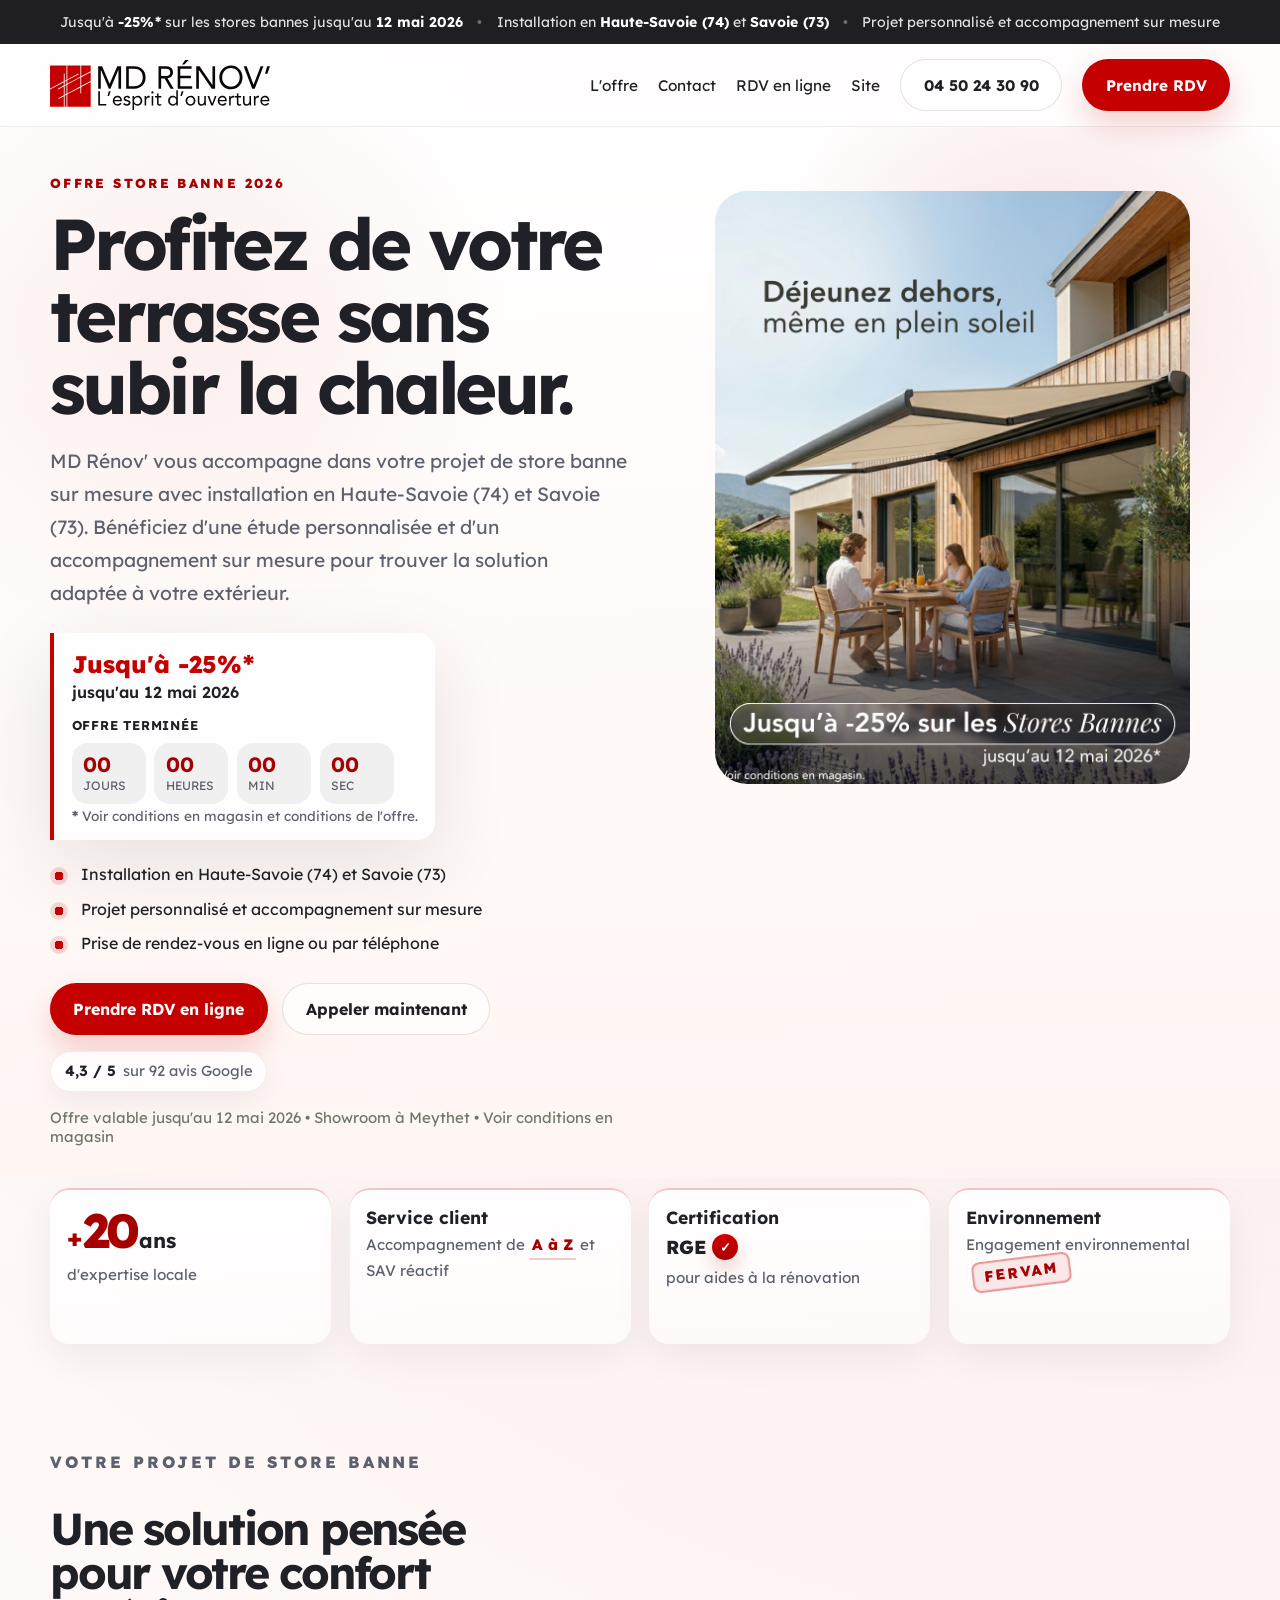
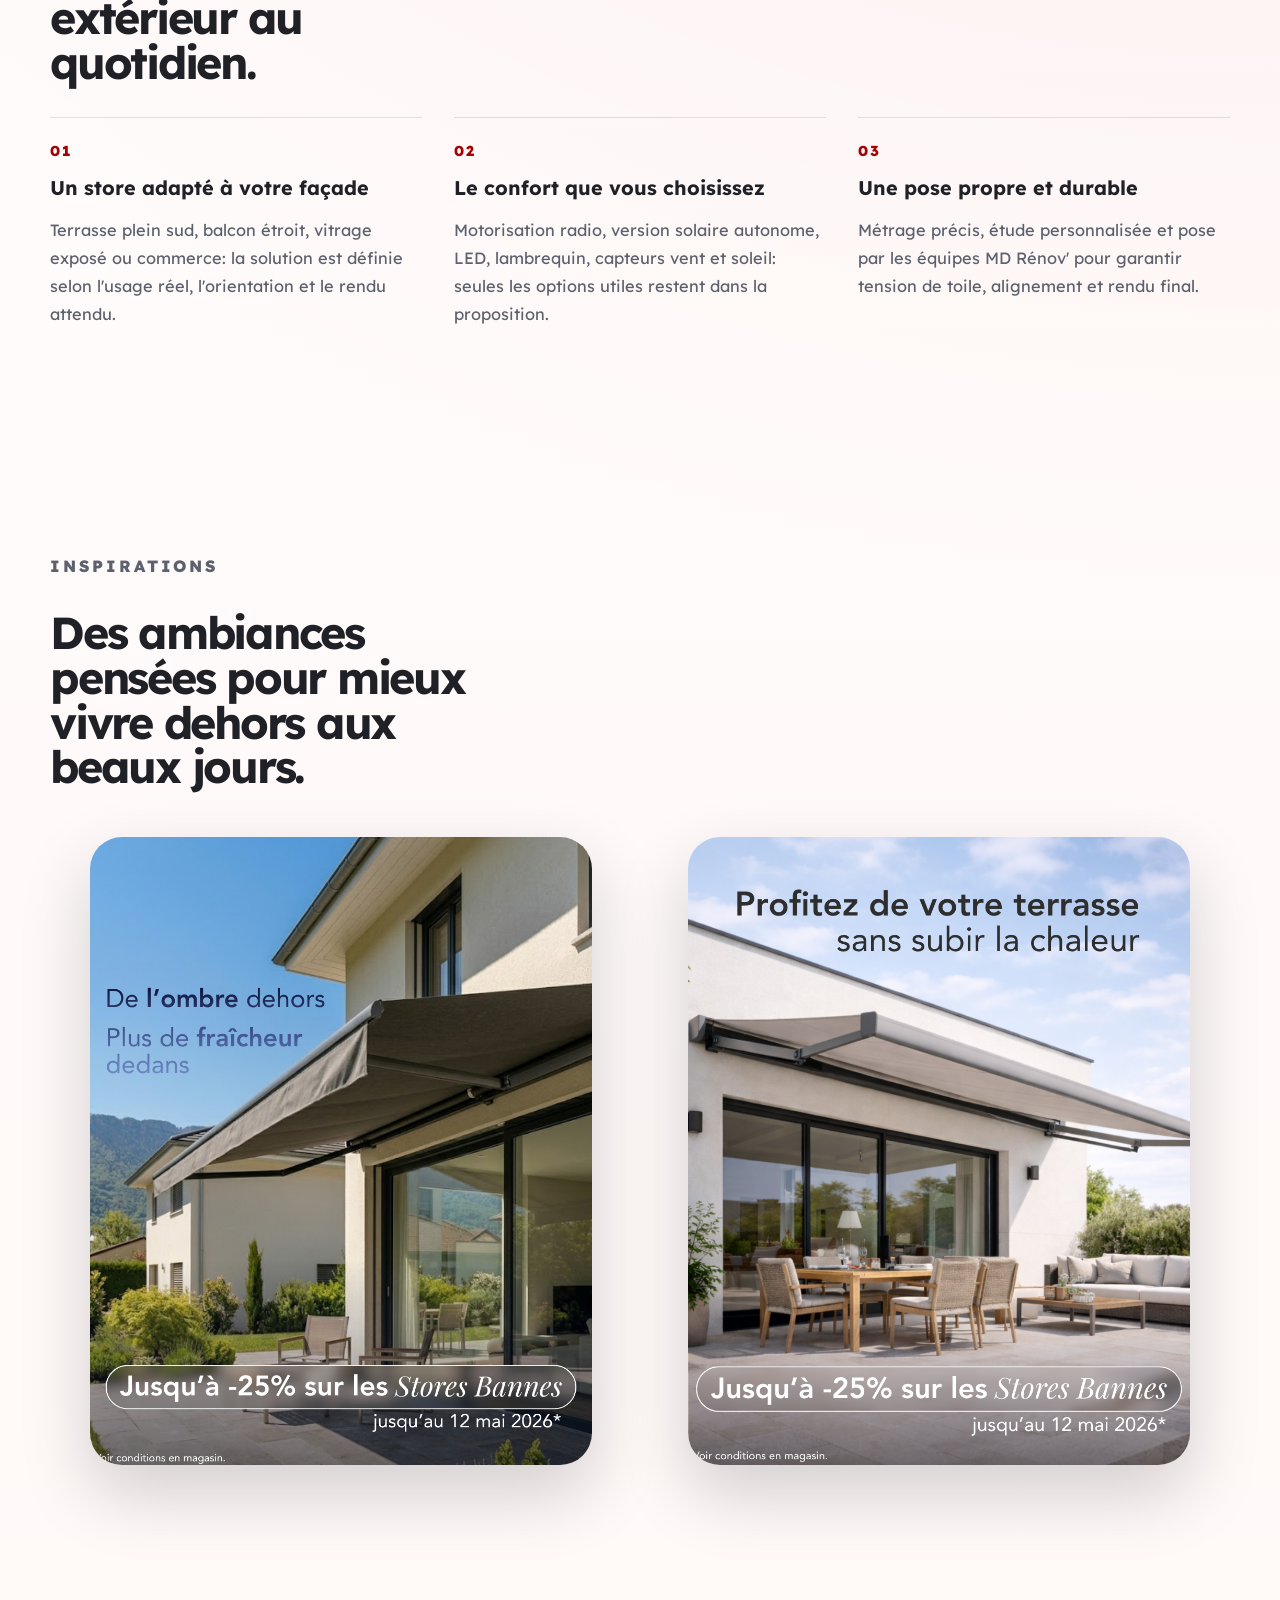
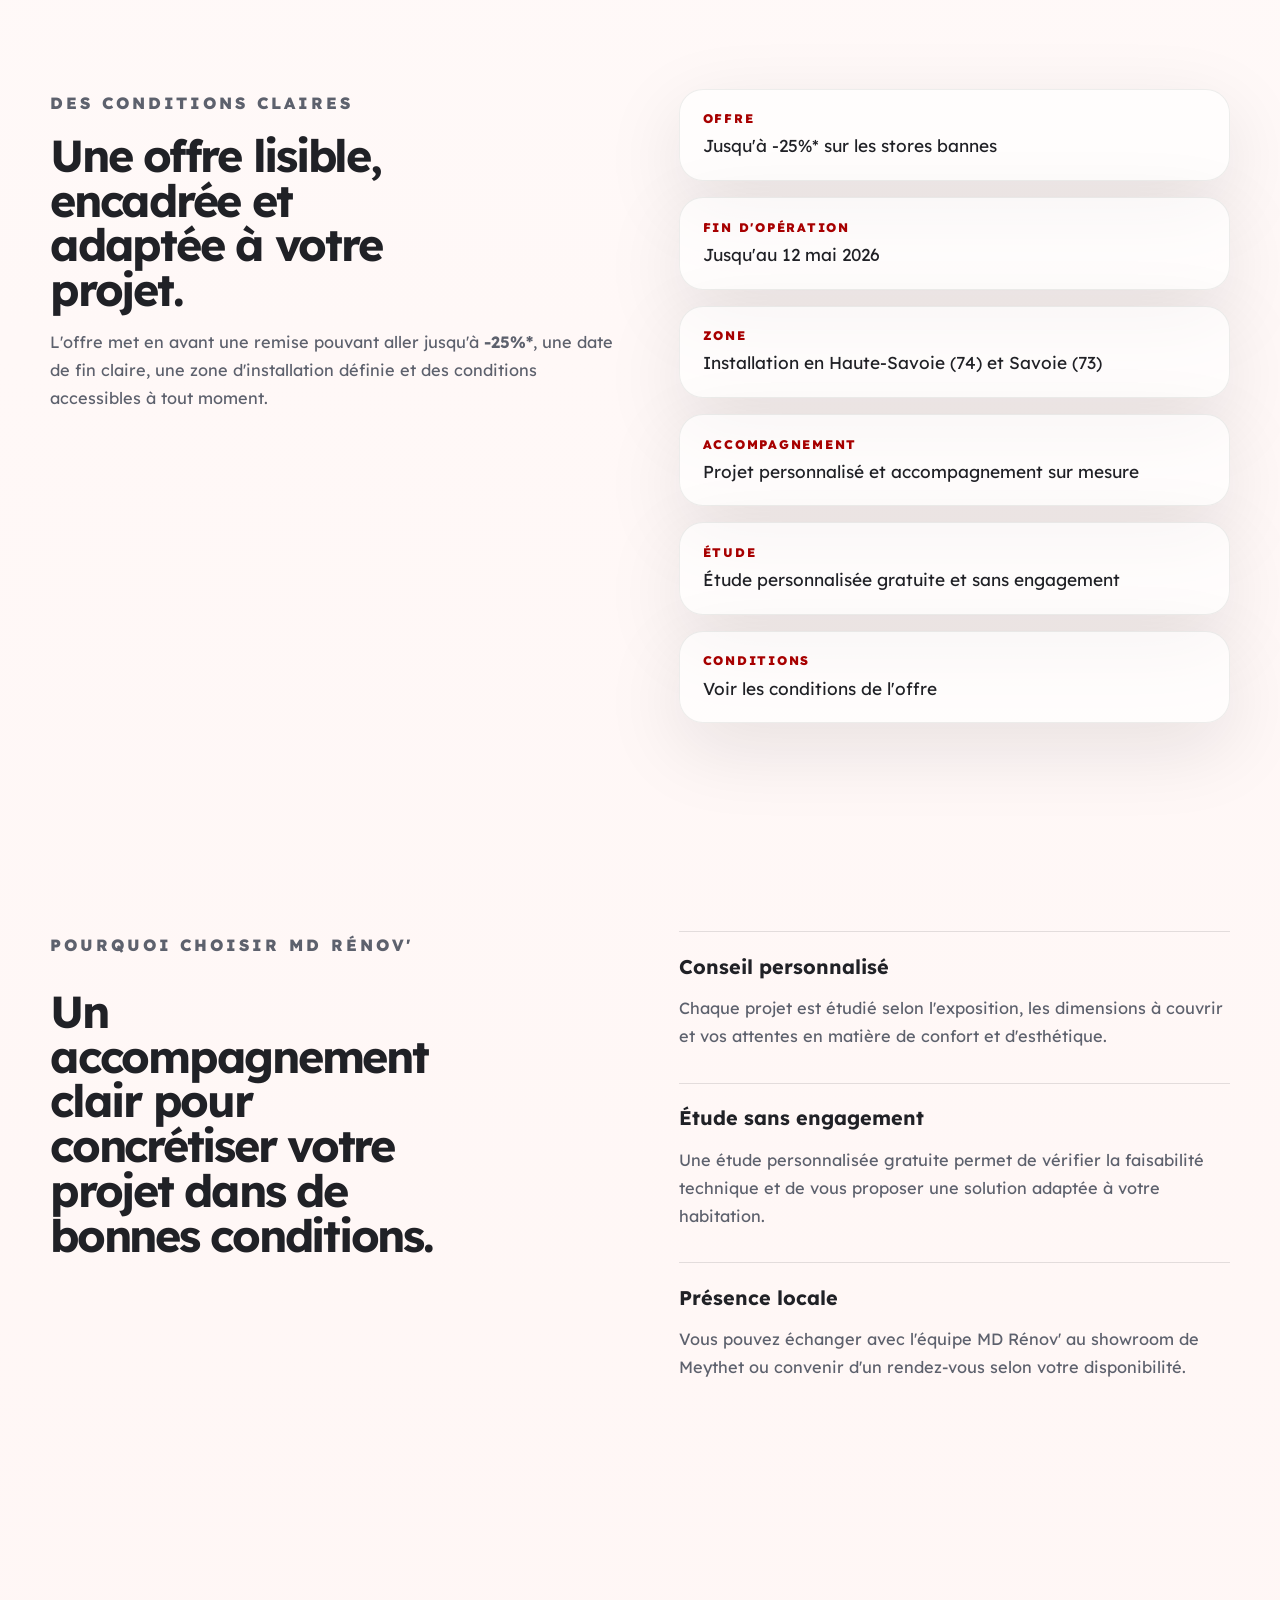
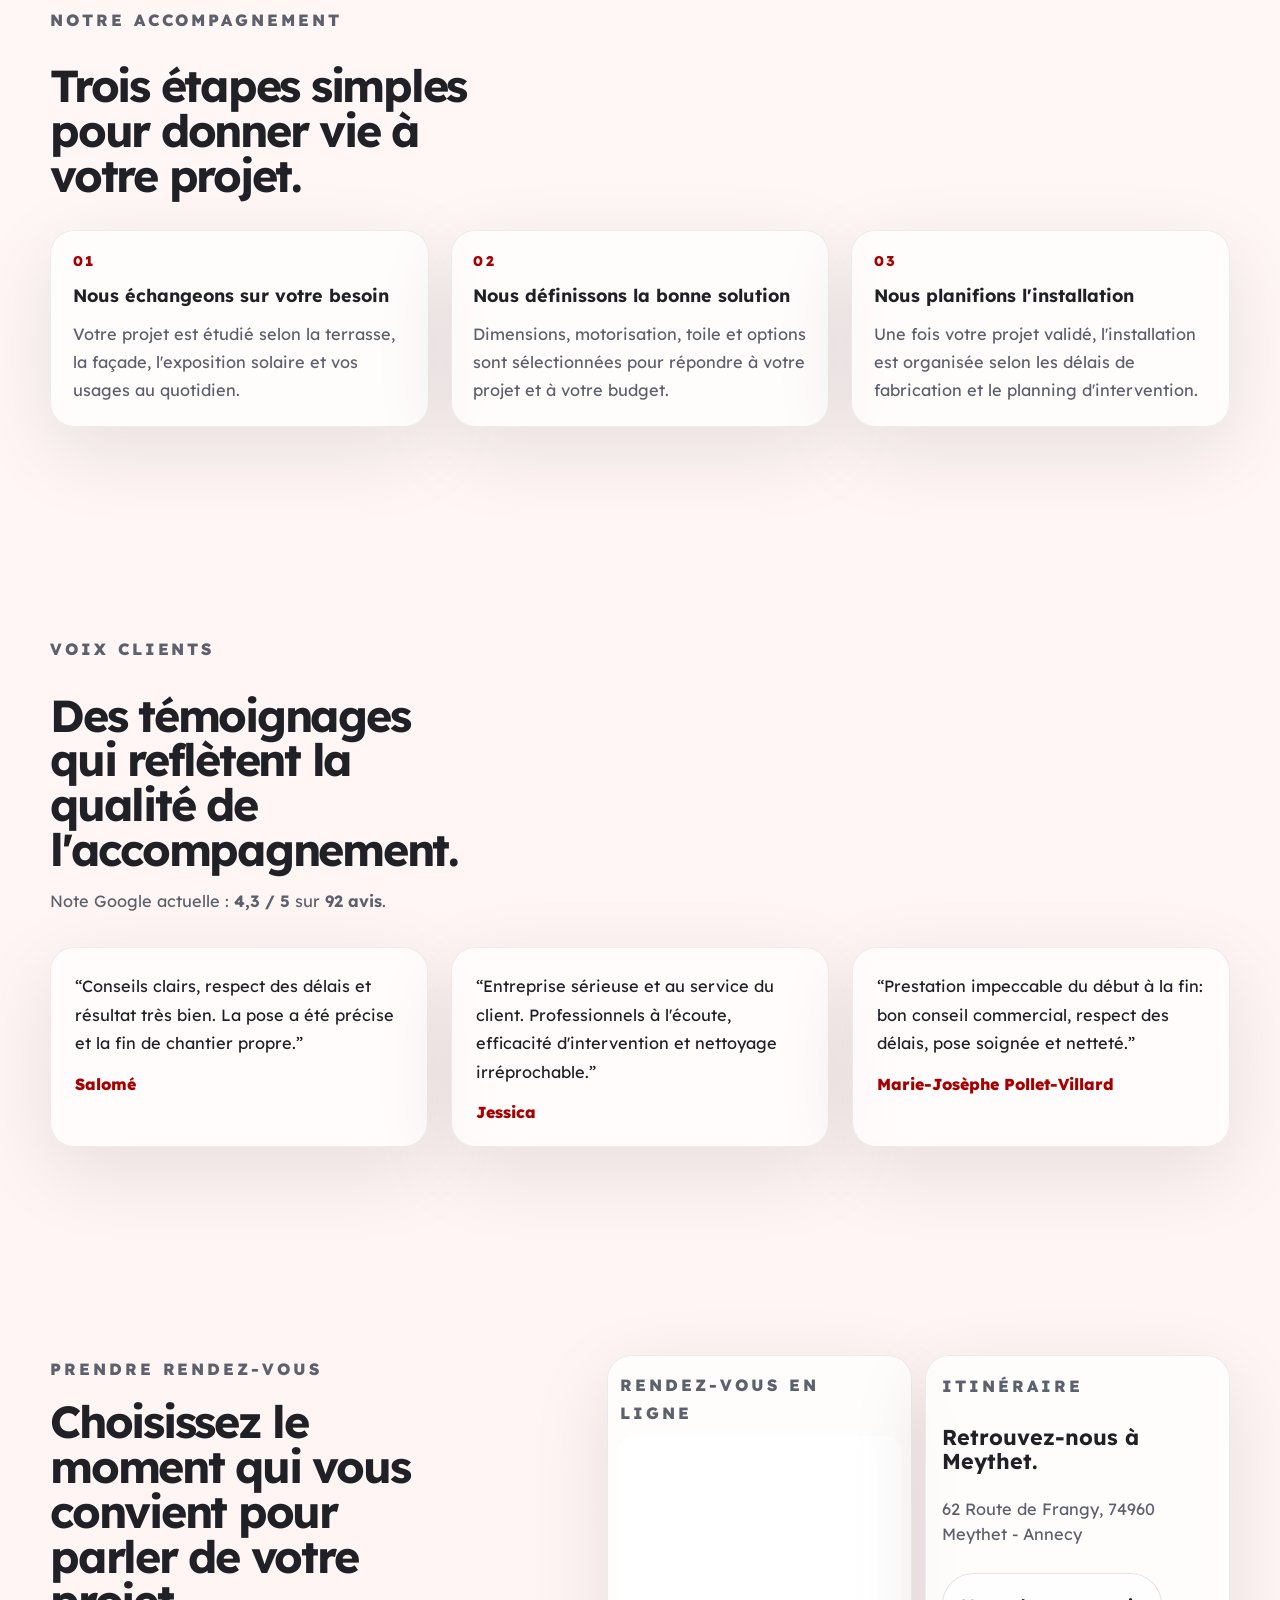
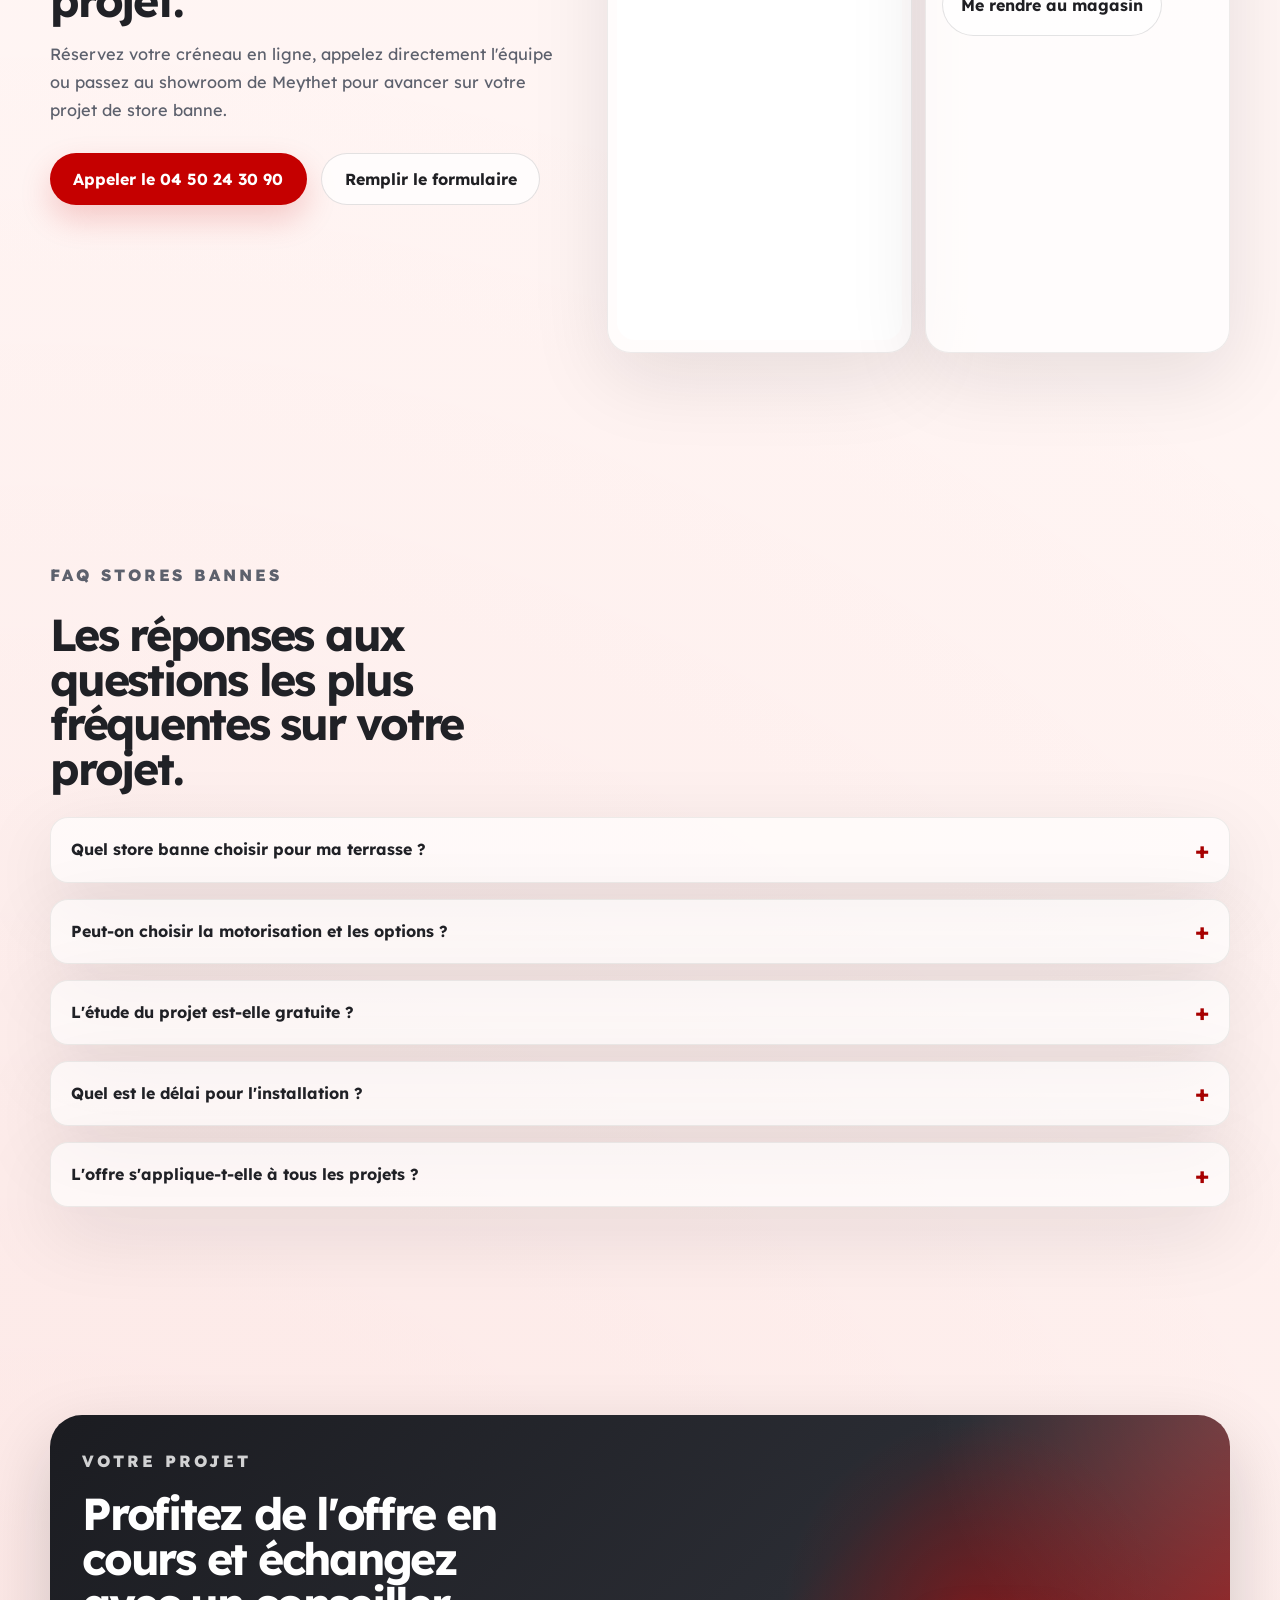
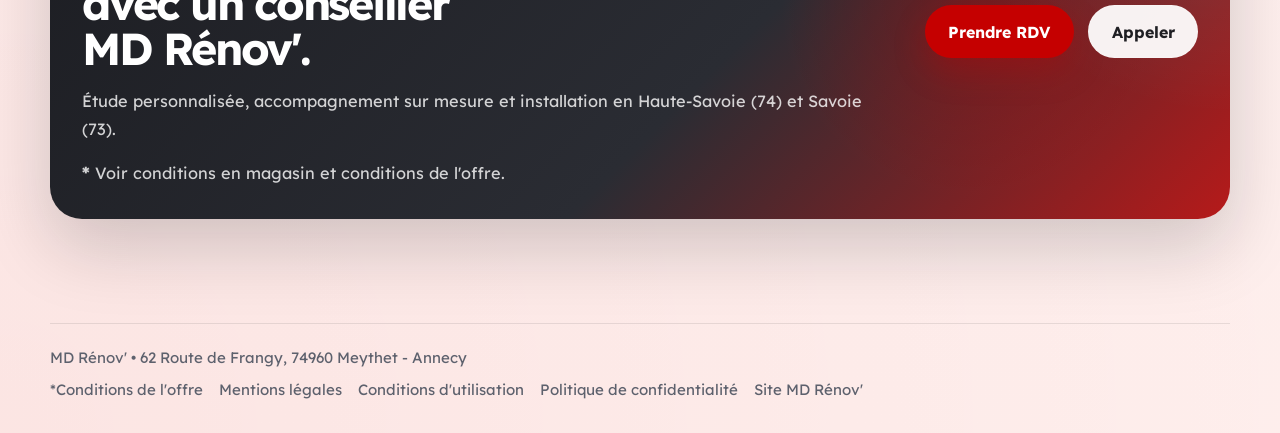
<file: index.html>
<!DOCTYPE html>
<html lang="fr">
  <head>
    <meta charset="utf-8" />
    <meta name="viewport" content="width=device-width, initial-scale=1" />
    <title>Stores bannes à Annecy et en Savoie | Jusqu'à -25%* | MD Rénov'</title>
    <meta
      name="description"
      content="Jusqu'à -25%* sur les stores bannes jusqu'au 12 mai 2026. Installation en Haute-Savoie (74) et Savoie (73), projet personnalisé et accompagnement sur mesure avec MD Rénov'."
    />
    <meta
      name="keywords"
      content="store banne Annecy, store banne Haute-Savoie, store banne Savoie, store terrasse Annecy, MD Renov Annecy, store exterieur sur mesure"
    />
    <meta name="author" content="MD Renov'" />
    <meta name="theme-color" content="#c50000" />
    <meta name="robots" content="index,follow,max-image-preview:large" />
    <link rel="canonical" href="https://store-banne-annecy.mdrenov-menuiserie.com/" />
    <meta property="og:locale" content="fr_FR" />
    <meta property="og:type" content="website" />
    <meta
      property="og:title"
      content="Stores bannes a Annecy et en Savoie | Jusqu'a -25%* | MD Renov'"
    />
    <meta
      property="og:description"
      content="Jusqu'a -25%* sur les stores bannes jusqu'au 12 mai 2026. Installation en Haute-Savoie (74) et Savoie (73), etude personnalisee et accompagnement sur mesure."
    />
    <meta property="og:url" content="https://store-banne-annecy.mdrenov-menuiserie.com/" />
    <meta property="og:image" content="https://store-banne-annecy.mdrenov-menuiserie.com/5.png" />
    <meta name="twitter:card" content="summary_large_image" />
    <meta
      name="twitter:title"
      content="Stores bannes a Annecy et en Savoie | Jusqu'a -25%* | MD Renov'"
    />
    <meta
      name="twitter:description"
      content="Jusqu'a -25%* sur les stores bannes jusqu'au 12 mai 2026. Installation en Haute-Savoie (74) et Savoie (73), etude personnalisee et accompagnement sur mesure."
    />
    <meta name="twitter:image" content="https://store-banne-annecy.mdrenov-menuiserie.com/5.png" />
    <link rel="icon" type="image/svg+xml" href="./logo-mdr-site.svg" />
    <link rel="shortcut icon" href="./logo-mdr-site.svg" />
    <link rel="preconnect" href="https://fonts.googleapis.com" />
    <link rel="preconnect" href="https://fonts.gstatic.com" crossorigin />
    <link
      href="https://fonts.googleapis.com/css2?family=Lexend:wght@300;400;500;600;700;800&display=swap"
      rel="stylesheet"
    />
    <link rel="stylesheet" href="styles.css" />
    <script type="application/ld+json">
      {
        "@context": "https://schema.org",
        "@graph": [
          {
            "@type": "HomeAndConstructionBusiness",
            "@id": "https://store-banne-annecy.mdrenov-menuiserie.com/#business",
            "name": "MD Rénov' Annecy",
            "url": "https://store-banne-annecy.mdrenov-menuiserie.com/",
            "telephone": "+33450243090",
            "aggregateRating": {
              "@type": "AggregateRating",
              "ratingValue": "4.3",
              "reviewCount": "92",
              "bestRating": "5"
            },
            "sameAs": [
              "https://www.mdrenov-menuiserie.com",
              "https://www.mdrenov-menuiserie.com/produits/stores-bannes",
              "https://www.mdrenov-menuiserie.com/contact"
            ],
            "address": {
              "@type": "PostalAddress",
              "streetAddress": "62 Route de Frangy",
              "postalCode": "74960",
              "addressLocality": "Meythet - Annecy",
              "addressCountry": "FR"
            },
            "areaServed": ["Haute-Savoie (74)", "Savoie (73)"]
          },
          {
            "@type": "WebPage",
            "@id": "https://store-banne-annecy.mdrenov-menuiserie.com/#webpage",
            "url": "https://store-banne-annecy.mdrenov-menuiserie.com/",
            "name": "Stores bannes à Annecy et en Savoie | Jusqu'à -25%* | MD Rénov'",
            "isPartOf": {
              "@id": "https://store-banne-annecy.mdrenov-menuiserie.com/#business"
            },
            "inLanguage": "fr-FR"
          },
          {
            "@type": "Service",
            "serviceType": "Fourniture et pose de stores bannes sur mesure",
            "provider": {
              "@id": "https://store-banne-annecy.mdrenov-menuiserie.com/#business"
            },
            "areaServed": ["Haute-Savoie (74)", "Savoie (73)"],
            "offers": {
              "@type": "Offer",
              "availabilityEnds": "2026-05-12",
              "description": "Jusqu'à -25% sur les stores bannes jusqu'au 12 mai 2026. Voir conditions en magasin."
            }
          }
        ]
      }
    </script>
  </head>
  <body>
    <a class="skip-link" href="#contenu">Aller au contenu</a>

    <div class="offer-bar">
        <div class="container offer-bar__viewport">
        <div class="offer-bar__row">
          <span class="offer-bar__item">Jusqu'à <strong>-25%<a class="offer-asterisk" href="#conditions-offre-footer" aria-label="Voir les conditions de l'offre">*</a></strong> sur les stores bannes jusqu'au <strong>12 mai 2026</strong></span>
          <span class="offer-bar__dot" aria-hidden="true">•</span>
          <span class="offer-bar__item">Installation en <strong>Haute-Savoie (74)</strong> et <strong>Savoie (73)</strong></span>
          <span class="offer-bar__dot" aria-hidden="true">•</span>
          <span class="offer-bar__item">Projet personnalisé et accompagnement sur mesure</span>
        </div>
        <div class="offer-bar__row offer-bar__row--clone" aria-hidden="true">
          <span class="offer-bar__item">Jusqu'à <strong>-25%<a class="offer-asterisk" href="#conditions-offre-footer" tabindex="-1" aria-label="Voir les conditions de l'offre">*</a></strong> sur les stores bannes jusqu'au <strong>12 mai 2026</strong></span>
          <span class="offer-bar__dot" aria-hidden="true">•</span>
          <span class="offer-bar__item">Installation en <strong>Haute-Savoie (74)</strong> et <strong>Savoie (73)</strong></span>
          <span class="offer-bar__dot" aria-hidden="true">•</span>
          <span class="offer-bar__item">Projet personnalisé et accompagnement sur mesure</span>
        </div>
      </div>
    </div>

    <header class="site-header" id="top">
      <div class="container header-row">
        <a class="brand" href="#top" aria-label="Retour en haut">
          <img src="./logo-mdr-site.svg" alt="Logo MD Rénov'" width="241" height="54" />
        </a>

        <nav class="nav" aria-label="Navigation principale">
          <a href="#offre">L'offre</a>
          <a href="#contact">Contact</a>
          <a href="#agendize">RDV en ligne</a>
          <a href="https://www.mdrenov-menuiserie.com" target="_blank" rel="noopener noreferrer">Site</a>
          <a class="button button--ghost" href="tel:+33450243090">04 50 24 30 90</a>
          <a class="button button--primary" href="#agendize">Prendre RDV</a>
        </nav>
      </div>
    </header>

    <main id="contenu">
      <section class="hero">
        <div class="hero-backdrop" aria-hidden="true"></div>
        <div class="container hero-grid">
          <div class="hero-copy reveal">
            <p class="eyebrow">Offre store banne 2026</p>
            <h1>Profitez de votre terrasse sans subir la chaleur.</h1>
            <p class="hero-lead">
              MD Rénov' vous accompagne dans votre projet de store banne sur
              mesure avec installation en Haute-Savoie (74) et Savoie (73).
              Bénéficiez d'une étude personnalisée et d'un accompagnement sur
              mesure pour trouver la solution adaptée à votre extérieur.
            </p>
            <div class="offer-box">
              <p class="offer-box__value">Jusqu'à -25%<a class="offer-asterisk" href="#conditions-offre-footer" aria-label="Voir les conditions de l'offre">*</a></p>
              <p class="offer-box__date">jusqu'au 12 mai 2026</p>
              <div
                class="countdown"
                data-countdown="2026-05-12T23:59:59+02:00"
                aria-label="Temps restant avant la fin de l'offre"
              >
                <p class="countdown__label">Fin de l'offre dans</p>
                <div class="countdown__grid">
                  <div class="countdown__item">
                    <strong data-countdown-unit="days">00</strong>
                    <span>jours</span>
                  </div>
                  <div class="countdown__item">
                    <strong data-countdown-unit="hours">00</strong>
                    <span>heures</span>
                  </div>
                  <div class="countdown__item">
                    <strong data-countdown-unit="minutes">00</strong>
                    <span>min</span>
                  </div>
                  <div class="countdown__item">
                    <strong data-countdown-unit="seconds">00</strong>
                    <span>sec</span>
                  </div>
                </div>
              </div>
              <p class="offer-box__legal">
                <a class="offer-asterisk-inline" href="#conditions-offre-footer">*</a>
                Voir conditions en magasin et
                <a href="/conditions-offre">conditions de l'offre</a>.
              </p>
            </div>
            <ul class="hero-points">
              <li>Installation en Haute-Savoie (74) et Savoie (73)</li>
              <li>Projet personnalisé et accompagnement sur mesure</li>
              <li>Prise de rendez-vous en ligne ou par téléphone</li>
            </ul>
            <div class="hero-actions">
              <a class="button button--primary" href="#agendize">Prendre RDV en ligne</a>
              <a class="button button--ghost" href="tel:+33450243090">Appeler maintenant</a>
            </div>
            <p class="hero-proof">
              <strong>4,3 / 5</strong>
              <span>sur 92 avis Google</span>
            </p>
            <p class="microcopy">
              Offre valable jusqu'au 12 mai 2026 • Showroom à Meythet • Voir
              conditions en magasin
            </p>
          </div>

          <div class="hero-media reveal">
            <figure class="media-card media-card--hero media-card--plain">
              <img
                src="./5.png"
                alt="Terrasse équipée d'un store banne MD Rénov'"
                width="960"
                height="1200"
                fetchpriority="high"
              />
            </figure>
          </div>
        </div>
      </section>

      <section class="trust-strip">
        <div class="container trust-grid">
          <article class="trust-item trust-item--count reveal">
            <div class="trust-item__visual trust-counter" aria-hidden="true">
              <span class="trust-counter__plus">+</span>
              <strong class="trust-counter__value" data-countup="20">0</strong>
              <span class="trust-counter__label">ans</span>
            </div>
            <p class="trust-item__text">d'expertise locale</p>
          </article>
          <article class="trust-item trust-item--service reveal">
            <p class="trust-item__title">Service client</p>
            <p class="trust-item__text">
              Accompagnement de
              <span class="az-inline" aria-label="A à Z">A &agrave; Z</span>
              et SAV r&eacute;actif
            </p>
          </article>
          <article class="trust-item trust-item--badge reveal">
            <p class="trust-item__title">Certification</p>
            <p class="trust-item__subline trust-item__subline--rge">
              <span>RGE</span>
              <span class="trust-badge trust-badge--inline" aria-hidden="true">
                <span class="trust-badge__check">&#10003;</span>
              </span>
            </p>
            <p class="trust-item__text">pour aides &agrave; la r&eacute;novation</p>
          </article>
          <article class="trust-item trust-item--stamp reveal">
            <p class="trust-item__title">Environnement</p>
            <p class="trust-item__text">
              Engagement environnemental
              <span class="fervam-inline">FERVAM</span>
            </p>
          </article>
        </div>
      </section>

      <section class="section" id="offre">
        <div class="container">
          <div class="section-intro reveal">
            <p class="eyebrow">Votre projet de store banne</p>
            <h2>Une solution pensée pour votre confort extérieur au quotidien.</h2>
          </div>
          <div class="offer-layout">
            <article class="offer-block reveal">
              <span class="step">01</span>
              <h3>Un store adapté à votre façade</h3>
              <p>
                Terrasse plein sud, balcon étroit, vitrage exposé ou commerce:
                la solution est définie selon l'usage réel, l'orientation et le
                rendu attendu.
              </p>
            </article>
            <article class="offer-block reveal">
              <span class="step">02</span>
              <h3>Le confort que vous choisissez</h3>
              <p>
                Motorisation radio, version solaire autonome, LED, lambrequin,
                capteurs vent et soleil: seules les options utiles restent dans
                la proposition.
              </p>
            </article>
            <article class="offer-block reveal">
              <span class="step">03</span>
              <h3>Une pose propre et durable</h3>
              <p>
                Métrage précis, étude personnalisée et pose par les équipes MD
                Rénov' pour garantir tension de toile, alignement et rendu final.
              </p>
            </article>
          </div>
        </div>
      </section>

      <section class="section section--gallery">
        <div class="container">
          <div class="section-intro reveal">
            <p class="eyebrow">Inspirations</p>
            <h2>Des ambiances pensées pour mieux vivre dehors aux beaux jours.</h2>
          </div>
          <div class="campaign-grid reveal">
            <figure class="media-card campaign-card">
              <img src="./4.png" alt="Déjeuner en terrasse sous un store banne" width="960" height="1200" loading="lazy" />
            </figure>
            <figure class="media-card campaign-card">
              <img src="./1.png" alt="Store banne installé sur une maison avec vue dégagée" width="960" height="1200" loading="lazy" />
            </figure>
          </div>
        </div>
      </section>

      <section class="section section--split">
        <div class="container split-grid">
          <div class="split-copy reveal">
            <p class="eyebrow">Des conditions claires</p>
            <h2>Une offre lisible, encadrée et adaptée à votre projet.</h2>
            <p>
              L'offre met en avant une remise pouvant aller jusqu'à
              <strong>-25%*</strong>, une date de fin claire, une zone
              d'installation définie et des conditions accessibles à tout
              moment.
            </p>
          </div>
          <dl class="specs-list reveal">
            <div><dt>Offre</dt><dd>Jusqu'à -25%* sur les stores bannes</dd></div>
            <div><dt>Fin d'opération</dt><dd>Jusqu'au 12 mai 2026</dd></div>
            <div><dt>Zone</dt><dd>Installation en Haute-Savoie (74) et Savoie (73)</dd></div>
            <div><dt>Accompagnement</dt><dd>Projet personnalisé et accompagnement sur mesure</dd></div>
            <div><dt>Étude</dt><dd>Étude personnalisée gratuite et sans engagement</dd></div>
            <div><dt>Conditions</dt><dd><a href="/conditions-offre">Voir les conditions de l'offre</a></dd></div>
          </dl>
        </div>
      </section>

      <section class="section" id="reassurance">
        <div class="container proof-grid">
          <div class="section-intro reveal">
            <p class="eyebrow">Pourquoi choisir MD Rénov'</p>
            <h2>Un accompagnement clair pour concrétiser votre projet dans de bonnes conditions.</h2>
          </div>
          <div class="proof-points">
            <article class="proof-item reveal">
              <h3>Conseil personnalisé</h3>
              <p>Chaque projet est étudié selon l'exposition, les dimensions à couvrir et vos attentes en matière de confort et d'esthétique.</p>
            </article>
            <article class="proof-item reveal">
              <h3>Étude sans engagement</h3>
              <p>Une étude personnalisée gratuite permet de vérifier la faisabilité technique et de vous proposer une solution adaptée à votre habitation.</p>
            </article>
            <article class="proof-item reveal">
              <h3>Présence locale</h3>
              <p>Vous pouvez échanger avec l'équipe MD Rénov' au showroom de Meythet ou convenir d'un rendez-vous selon votre disponibilité.</p>
            </article>
          </div>
        </div>
      </section>

      <section class="section">
        <div class="container">
          <div class="section-intro reveal">
            <p class="eyebrow">Notre accompagnement</p>
            <h2>Trois étapes simples pour donner vie à votre projet.</h2>
          </div>
          <ol class="journey-steps">
            <li class="reveal">
              <strong>Nous échangeons sur votre besoin</strong>
              <span>Votre projet est étudié selon la terrasse, la façade, l'exposition solaire et vos usages au quotidien.</span>
            </li>
            <li class="reveal">
              <strong>Nous définissons la bonne solution</strong>
              <span>Dimensions, motorisation, toile et options sont sélectionnées pour répondre à votre projet et à votre budget.</span>
            </li>
            <li class="reveal">
              <strong>Nous planifions l'installation</strong>
              <span>Une fois votre projet validé, l'installation est organisée selon les délais de fabrication et le planning d'intervention.</span>
            </li>
          </ol>
        </div>
      </section>

      <section class="section">
        <div class="container">
          <div class="section-intro reveal">
            <p class="eyebrow">Voix clients</p>
            <h2>Des témoignages qui reflètent la qualité de l'accompagnement.</h2>
            <p class="section-note">Note Google actuelle : <strong>4,3 / 5</strong> sur <strong>92 avis</strong>.</p>
          </div>
          <div class="review-list">
            <blockquote class="review reveal">
              <p>“Conseils clairs, respect des délais et résultat très bien. La pose a été précise et la fin de chantier propre.”</p>
              <footer>Salomé</footer>
            </blockquote>
            <blockquote class="review reveal">
              <p>“Entreprise sérieuse et au service du client. Professionnels à l'écoute, efficacité d'intervention et nettoyage irréprochable.”</p>
              <footer>Jessica</footer>
            </blockquote>
            <blockquote class="review reveal">
              <p>“Prestation impeccable du début à la fin: bon conseil commercial, respect des délais, pose soignée et netteté.”</p>
              <footer>Marie-Josèphe Pollet-Villard</footer>
            </blockquote>
          </div>
        </div>
      </section>

      <section class="section section--split" id="rendezvous">
        <div class="container split-grid split-grid--contact">
          <div class="split-copy reveal">
            <p class="eyebrow">Prendre rendez-vous</p>
            <h2>Choisissez le moment qui vous convient pour parler de votre projet.</h2>
            <p>
              Réservez votre créneau en ligne, appelez directement l'équipe ou
              passez au showroom de Meythet pour avancer sur votre projet de
              store banne.
            </p>
            <div class="hero-actions">
              <a class="button button--primary" href="tel:+33450243090">Appeler le 04 50 24 30 90</a>
              <a
                class="button button--ghost"
                href="https://www.mdrenov-menuiserie.com/contact#Contact-Form"
                target="_blank"
                rel="noopener noreferrer"
              >
                Remplir le formulaire
              </a>
            </div>
          </div>
          <div class="contact-stack" id="contact">
            <div class="widget-shell reveal" id="agendize">
              <div class="contact-card__copy">
                <p class="eyebrow">Rendez-vous en ligne</p>
              </div>
              <iframe
                class="agendize-frame"
                src="https://france.agendize.com/web/widget/?c=MDRENOV_Annecy&amp;cs=false&amp;lang=fr&amp;source=web"
                title="Prendre rendez-vous en ligne avec MD Rénov'"
                loading="lazy"
              ></iframe>
            </div>
            <div class="map-card reveal">
              <div class="map-card__copy">
                <p class="eyebrow">Itinéraire</p>
                <h3>Retrouvez-nous à Meythet.</h3>
                <p>62 Route de Frangy, 74960 Meythet - Annecy</p>
                <a
                  class="button button--ghost map-card__button"
                  href="https://www.google.com/maps/dir/?api=1&amp;destination=MD%20R%C3%A9nov%2062%20Route%20de%20Frangy%2074960%20Meythet%20Annecy"
                  target="_blank"
                  rel="noopener noreferrer"
                >
                  Me rendre au magasin
                </a>
              </div>
              <div class="map-embed">
                <iframe
                  src="https://www.google.com/maps/embed?pb=!1m18!1m12!1m3!1d2775.3961904452512!2d6.086838576523987!3d45.92338077108507!2m3!1f0!2f0!3f0!3m2!1i1024!2i768!4f13.1!3m3!1m2!1s0x478b850529d1b97f%3A0x77434beec9374a97!2sMD%20R%C3%A9nov&#39;!5e0!3m2!1sfr!2sfr!4v1776953611642!5m2!1sfr!2sfr"
                  title="Plan du showroom MD Rénov' à Meythet"
                  loading="lazy"
                  referrerpolicy="no-referrer-when-downgrade"
                  allowfullscreen
                ></iframe>
              </div>
            </div>
          </div>
        </div>
      </section>

      <section class="section" id="faq">
        <div class="container">
          <div class="section-intro reveal">
            <p class="eyebrow">FAQ stores bannes</p>
            <h2>Les réponses aux questions les plus fréquentes sur votre projet.</h2>
          </div>
          <div class="faq-list">
            <details class="faq-item reveal">
              <summary>Quel store banne choisir pour ma terrasse ?</summary>
              <p>Le choix dépend de l'exposition, de la surface à protéger, du rendu souhaité et du niveau de confort attendu. L'étude personnalisée permet de définir la solution la plus adaptée à votre terrasse et à votre façade.</p>
            </details>
            <details class="faq-item reveal">
              <summary>Peut-on choisir la motorisation et les options ?</summary>
              <p>Oui. La configuration dépend de votre projet: motorisation, toile, dimensions, éclairage ou autres options sont définis lors de l'étude personnalisée.</p>
            </details>
            <details class="faq-item reveal">
              <summary>L'étude du projet est-elle gratuite ?</summary>
              <p>Oui. Une étude personnalisée gratuite et sans engagement permet d'analyser la faisabilité technique, les dimensions à équiper et la solution la plus adaptée à votre habitation.</p>
            </details>
            <details class="faq-item reveal">
              <summary>Quel est le délai pour l'installation ?</summary>
              <p>Le délai dépend de la fabrication, des disponibilités du planning d'installation et des contraintes techniques propres à votre projet. Il est précisé au moment du devis.</p>
            </details>
            <details class="faq-item reveal">
              <summary>L'offre s'applique-t-elle à tous les projets ?</summary>
              <p>La remise peut aller jusqu'à -25 % selon le type de store banne, les dimensions, la configuration, la motorisation, les options et les contraintes techniques d'installation. Toutes les configurations ne sont donc pas nécessairement éligibles à la remise maximale.</p>
            </details>
          </div>
        </div>
      </section>

      <section class="section">
        <div class="container cta-box reveal">
          <div>
            <p class="eyebrow">Votre projet</p>
            <h2>Profitez de l'offre en cours et échangez avec un conseiller MD Rénov'.</h2>
            <p>Étude personnalisée, accompagnement sur mesure et installation en Haute-Savoie (74) et Savoie (73).</p>
            <p class="cta-legal">
              <a class="offer-asterisk-inline" href="#conditions-offre-footer">*</a>
              Voir conditions en magasin et
              <a href="/conditions-offre">conditions de l'offre</a>.
            </p>
          </div>
          <div class="cta-actions">
            <a class="button button--primary" href="#agendize">Prendre RDV</a>
            <a class="button button--ghost" href="tel:+33450243090">Appeler</a>
          </div>
        </div>
      </section>

      <footer class="site-footer">
        <div class="container site-footer__row">
          <p>MD Rénov' • 62 Route de Frangy, 74960 Meythet - Annecy</p>
          <div class="site-footer__links">
            <a id="conditions-offre-footer" href="/conditions-offre">*Conditions de l'offre</a>
            <a href="/mentions-legales">Mentions légales</a>
            <a href="/conditions-utilisation">Conditions d'utilisation</a>
            <a href="/politique-confidentialite">Politique de confidentialité</a>
            <a href="https://www.mdrenov-menuiserie.com" target="_blank" rel="noopener noreferrer">
              Site MD Rénov'
            </a>
          </div>
        </div>
      </footer>
    </main>

    <div class="mobile-bar">
      <a href="#agendize">Prendre RDV</a>
      <a href="tel:+33450243090">Appeler</a>
    </div>

    <script src="script.js"></script>
  </body>
</html>
</file>
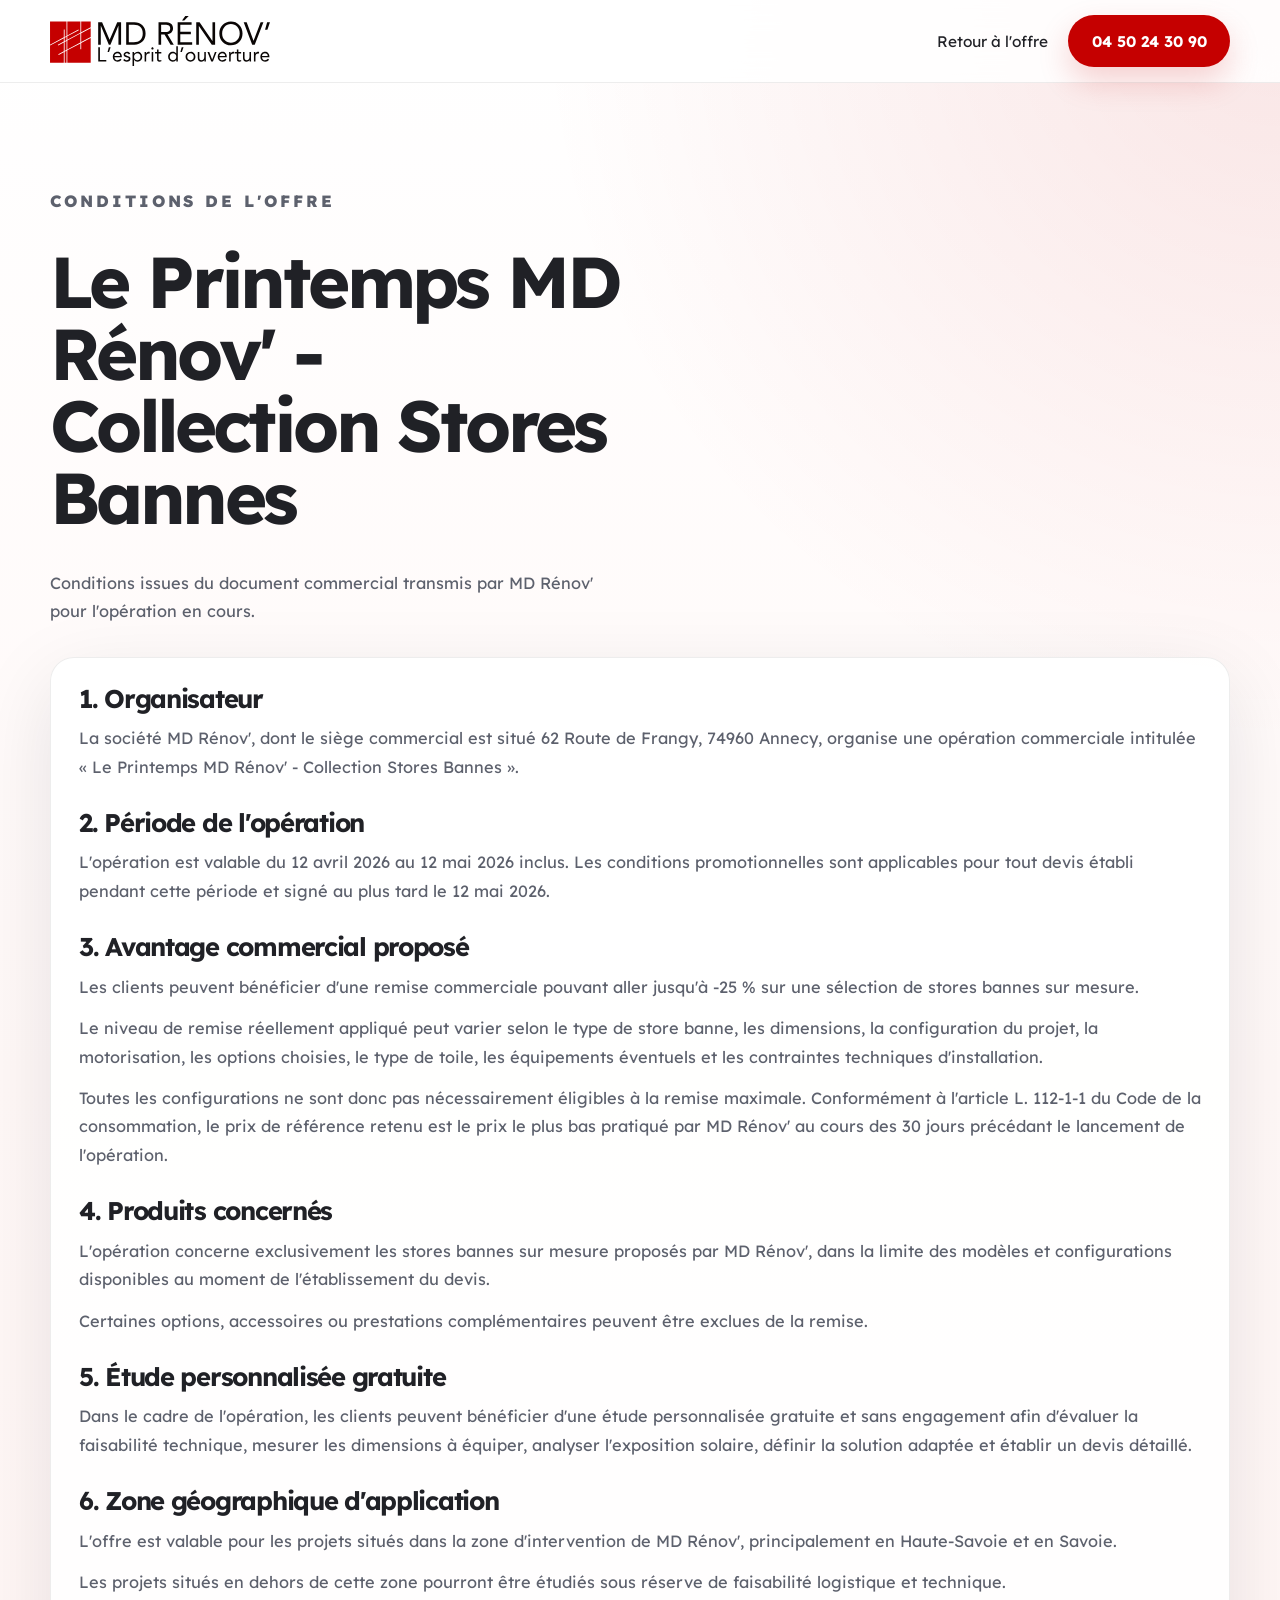
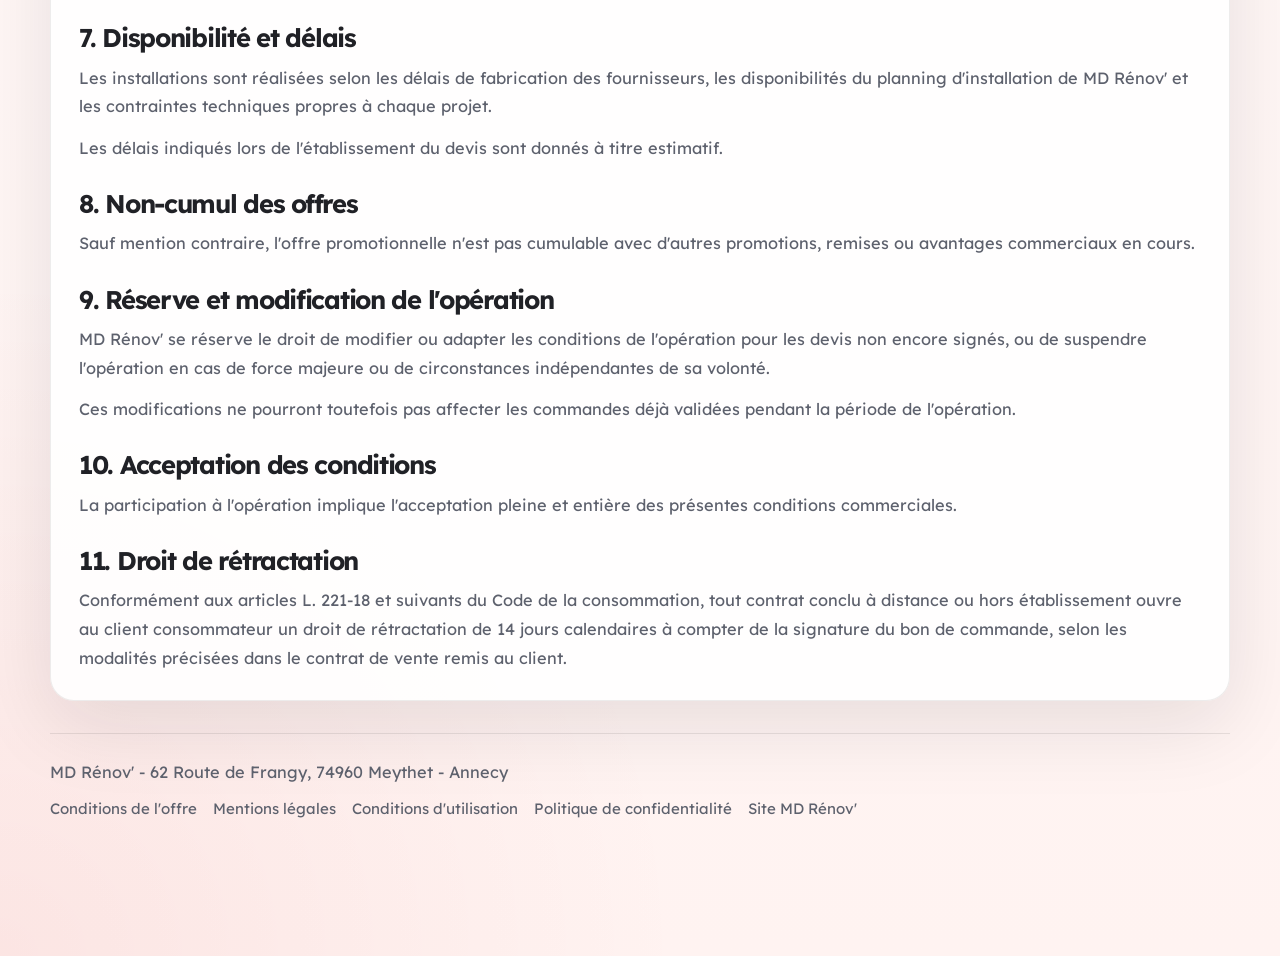
<file: conditions-offre.html>
<!DOCTYPE html>
<html lang="fr">
  <head>
    <meta charset="utf-8" />
    <meta name="viewport" content="width=device-width, initial-scale=1" />
    <title>Conditions de l'offre stores bannes 2026 | MD Rénov'</title>
    <meta
      name="description"
      content="Conditions de l'opération commerciale Le Printemps MD Rénov' - Collection Stores Bannes."
    />
    <meta name="robots" content="noindex,follow,max-image-preview:large" />
    <meta name="theme-color" content="#c50000" />
    <link rel="icon" type="image/svg+xml" href="./logo-mdr-site.svg" />
    <link rel="shortcut icon" href="./logo-mdr-site.svg" />
    <link rel="preconnect" href="https://fonts.googleapis.com" />
    <link rel="preconnect" href="https://fonts.gstatic.com" crossorigin />
    <link
      href="https://fonts.googleapis.com/css2?family=Lexend:wght@300;400;500;600;700;800&display=swap"
      rel="stylesheet"
    />
    <link rel="stylesheet" href="styles.css" />
  </head>
  <body class="legal-page">
    <header class="site-header">
      <div class="container header-row">
        <a class="brand" href="/" aria-label="Retour à l'offre">
          <img src="./logo-mdr-site.svg" alt="Logo MD Rénov'" />
        </a>
        <nav class="nav" aria-label="Navigation">
          <a href="/">Retour à l'offre</a>
          <a class="button button--primary" href="tel:+33450243090">04 50 24 30 90</a>
        </nav>
      </div>
    </header>

    <main class="section">
      <div class="container legal-layout">
        <div class="section-intro">
          <p class="eyebrow">Conditions de l'offre</p>
          <h1>Le Printemps MD Rénov' - Collection Stores Bannes</h1>
          <p class="hero-lead">
            Conditions issues du document commercial transmis par MD Rénov' pour
            l'opération en cours.
          </p>
        </div>

        <article class="legal-card">
          <h2>1. Organisateur</h2>
          <p>
            La société MD Rénov', dont le siège commercial est situé 62 Route de
            Frangy, 74960 Annecy, organise une opération commerciale intitulée
            « Le Printemps MD Rénov' - Collection Stores Bannes ».
          </p>

          <h2>2. Période de l'opération</h2>
          <p>
            L'opération est valable du 12 avril 2026 au 12 mai 2026 inclus.
            Les conditions promotionnelles sont applicables pour tout devis
            établi pendant cette période et signé au plus tard le 12 mai 2026.
          </p>

          <h2>3. Avantage commercial proposé</h2>
          <p>
            Les clients peuvent bénéficier d'une remise commerciale pouvant
            aller jusqu'à -25 % sur une sélection de stores bannes sur mesure.
          </p>
          <p>
            Le niveau de remise réellement appliqué peut varier selon le type
            de store banne, les dimensions, la configuration du projet, la
            motorisation, les options choisies, le type de toile, les
            équipements éventuels et les contraintes techniques d'installation.
          </p>
          <p>
            Toutes les configurations ne sont donc pas nécessairement éligibles
            à la remise maximale. Conformément à l'article L. 112-1-1 du Code
            de la consommation, le prix de référence retenu est le prix le plus
            bas pratiqué par MD Rénov' au cours des 30 jours précédant le
            lancement de l'opération.
          </p>

          <h2>4. Produits concernés</h2>
          <p>
            L'opération concerne exclusivement les stores bannes sur mesure
            proposés par MD Rénov', dans la limite des modèles et configurations
            disponibles au moment de l'établissement du devis.
          </p>
          <p>
            Certaines options, accessoires ou prestations complémentaires
            peuvent être exclues de la remise.
          </p>

          <h2>5. Étude personnalisée gratuite</h2>
          <p>
            Dans le cadre de l'opération, les clients peuvent bénéficier d'une
            étude personnalisée gratuite et sans engagement afin d'évaluer la
            faisabilité technique, mesurer les dimensions à équiper, analyser
            l'exposition solaire, définir la solution adaptée et établir un
            devis détaillé.
          </p>

          <h2>6. Zone géographique d'application</h2>
          <p>
            L'offre est valable pour les projets situés dans la zone
            d'intervention de MD Rénov', principalement en Haute-Savoie et en
            Savoie.
          </p>
          <p>
            Les projets situés en dehors de cette zone pourront être étudiés
            sous réserve de faisabilité logistique et technique.
          </p>

          <h2>7. Disponibilité et délais</h2>
          <p>
            Les installations sont réalisées selon les délais de fabrication
            des fournisseurs, les disponibilités du planning d'installation de
            MD Rénov' et les contraintes techniques propres à chaque projet.
          </p>
          <p>
            Les délais indiqués lors de l'établissement du devis sont donnés à
            titre estimatif.
          </p>

          <h2>8. Non-cumul des offres</h2>
          <p>
            Sauf mention contraire, l'offre promotionnelle n'est pas cumulable
            avec d'autres promotions, remises ou avantages commerciaux en
            cours.
          </p>

          <h2>9. Réserve et modification de l'opération</h2>
          <p>
            MD Rénov' se réserve le droit de modifier ou adapter les conditions
            de l'opération pour les devis non encore signés, ou de suspendre
            l'opération en cas de force majeure ou de circonstances
            indépendantes de sa volonté.
          </p>
          <p>
            Ces modifications ne pourront toutefois pas affecter les commandes
            déjà validées pendant la période de l'opération.
          </p>

          <h2>10. Acceptation des conditions</h2>
          <p>
            La participation à l'opération implique l'acceptation pleine et
            entière des présentes conditions commerciales.
          </p>

          <h2>11. Droit de rétractation</h2>
          <p>
            Conformément aux articles L. 221-18 et suivants du Code de la
            consommation, tout contrat conclu à distance ou hors établissement
            ouvre au client consommateur un droit de rétractation de 14 jours
            calendaires à compter de la signature du bon de commande, selon les
            modalités précisées dans le contrat de vente remis au client.
          </p>
        </article>

        <footer class="site-footer">
          <div class="site-footer__row">
            <p>MD Rénov' - 62 Route de Frangy, 74960 Meythet - Annecy</p>
            <div class="site-footer__links">
              <a href="/conditions-offre">Conditions de l'offre</a>
              <a href="/mentions-legales">Mentions légales</a>
              <a href="/conditions-utilisation">Conditions d'utilisation</a>
              <a href="/politique-confidentialite">Politique de confidentialité</a>
              <a href="https://www.mdrenov-menuiserie.com" target="_blank" rel="noopener noreferrer">
                Site MD Rénov'
              </a>
            </div>
          </div>
        </footer>
      </div>
    </main>
  </body>
</html>
</file>
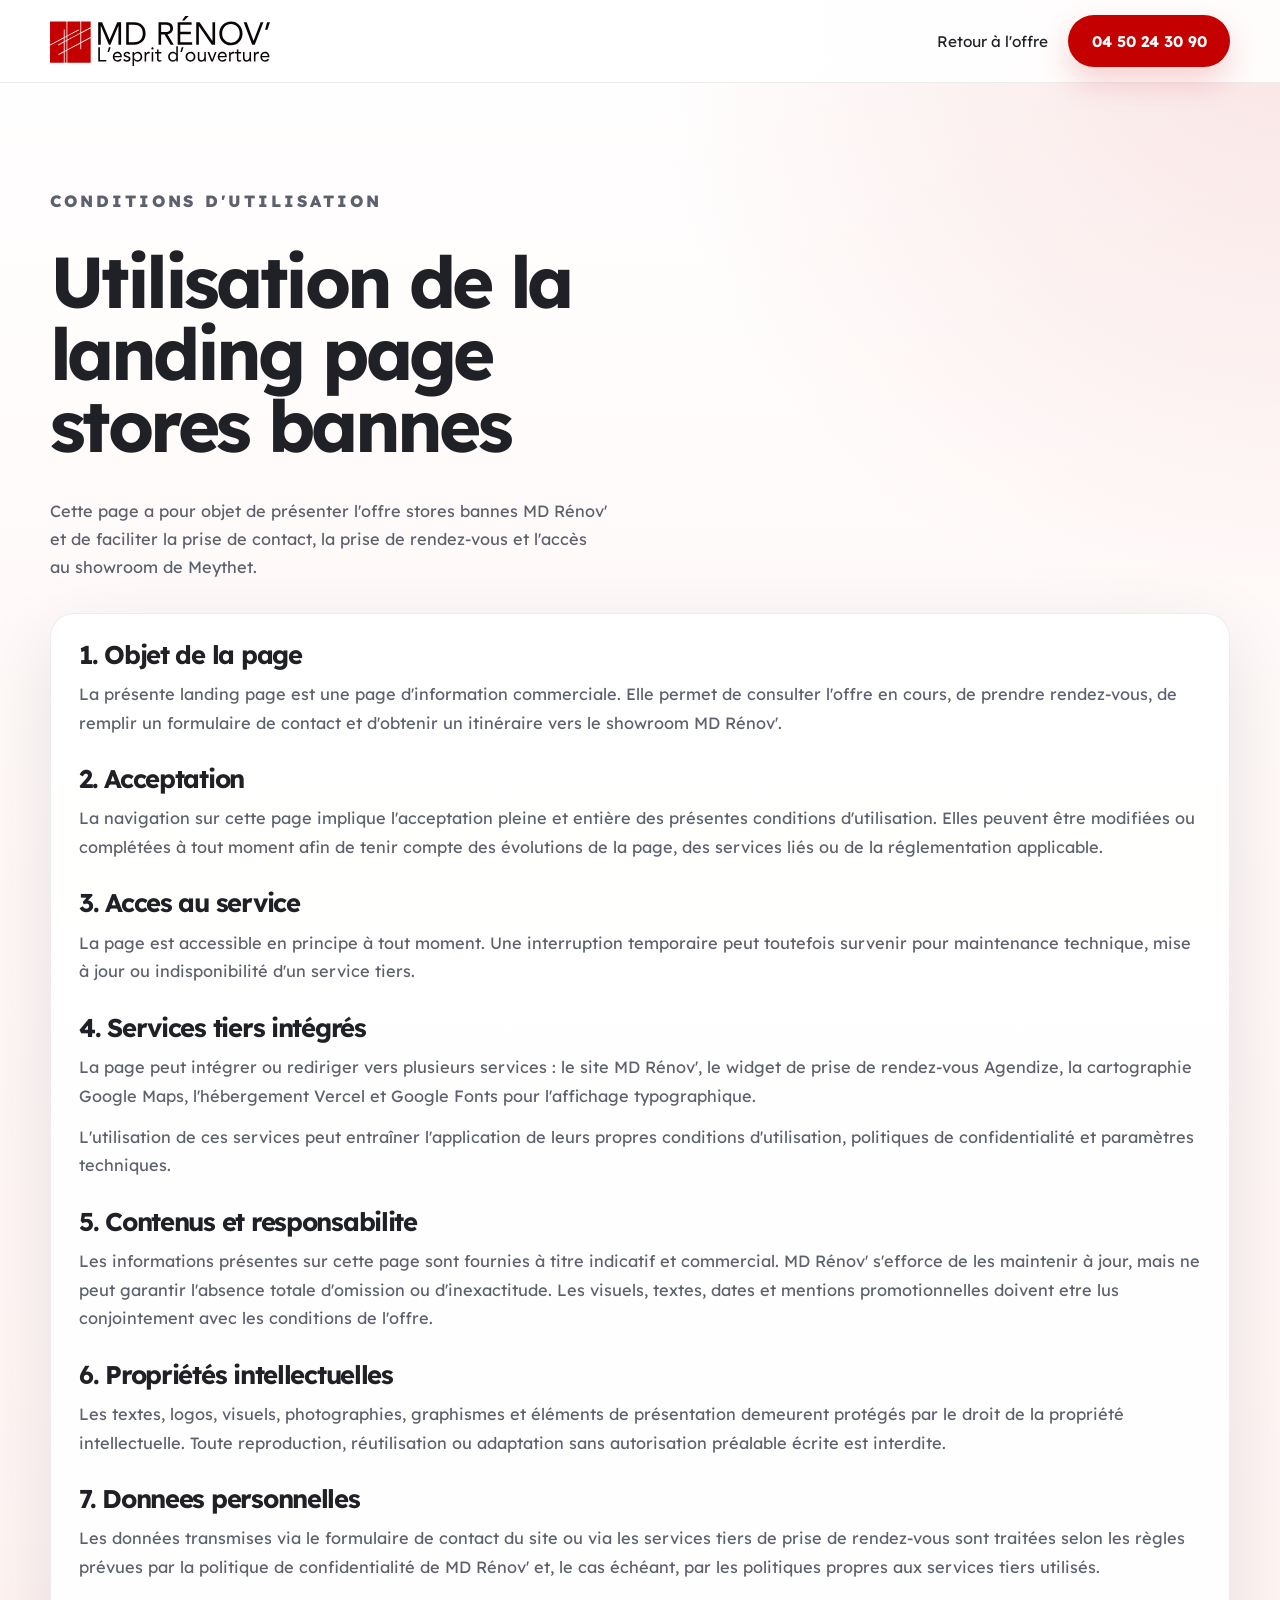
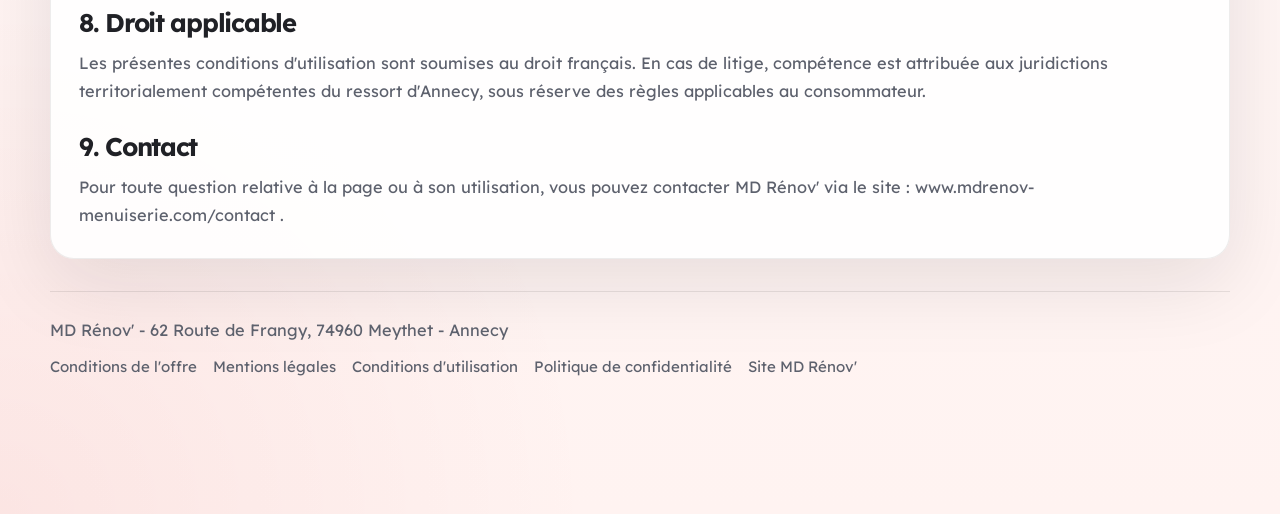
<file: conditions-utilisation.html>
<!DOCTYPE html>
<html lang="fr">
  <head>
    <meta charset="utf-8" />
    <meta name="viewport" content="width=device-width, initial-scale=1" />
    <title>Conditions d'utilisation | MD Rénov'</title>
    <meta
      name="description"
      content="Conditions d'utilisation de la landing page MD Rénov' dédiée aux stores bannes à Annecy et en Savoie."
    />
    <meta name="theme-color" content="#c50000" />
    <meta name="robots" content="noindex,follow,max-image-preview:large" />
    <link rel="icon" type="image/svg+xml" href="./logo-mdr-site.svg" />
    <link rel="shortcut icon" href="./logo-mdr-site.svg" />
    <link rel="preconnect" href="https://fonts.googleapis.com" />
    <link rel="preconnect" href="https://fonts.gstatic.com" crossorigin />
    <link
      href="https://fonts.googleapis.com/css2?family=Lexend:wght@300;400;500;600;700;800&display=swap"
      rel="stylesheet"
    />
    <link rel="stylesheet" href="styles.css" />
  </head>
  <body class="legal-page">
    <header class="site-header">
      <div class="container header-row">
        <a class="brand" href="/" aria-label="Retour à l'offre">
          <img src="./logo-mdr-site.svg" alt="Logo MD Rénov'" />
        </a>
        <nav class="nav" aria-label="Navigation">
          <a href="/">Retour à l'offre</a>
          <a class="button button--primary" href="tel:+33450243090">04 50 24 30 90</a>
        </nav>
      </div>
    </header>

    <main class="section">
      <div class="container legal-layout">
        <div class="section-intro">
          <p class="eyebrow">Conditions d'utilisation</p>
          <h1>Utilisation de la landing page stores bannes</h1>
          <p class="hero-lead">
            Cette page a pour objet de présenter l'offre stores bannes MD Rénov'
            et de faciliter la prise de contact, la prise de rendez-vous et
            l'accès au showroom de Meythet.
          </p>
        </div>

        <article class="legal-card">
          <h2>1. Objet de la page</h2>
          <p>
            La présente landing page est une page d'information commerciale.
            Elle permet de consulter l'offre en cours, de prendre rendez-vous,
            de remplir un formulaire de contact et d'obtenir un itinéraire vers
            le showroom MD Rénov'.
          </p>

          <h2>2. Acceptation</h2>
          <p>
            La navigation sur cette page implique l'acceptation pleine et
            entière des présentes conditions d'utilisation. Elles peuvent être
            modifiées ou complétées à tout moment afin de tenir compte des
            évolutions de la page, des services liés ou de la réglementation
            applicable.
          </p>

          <h2>3. Acces au service</h2>
          <p>
            La page est accessible en principe à tout moment. Une interruption
            temporaire peut toutefois survenir pour maintenance technique, mise
            à jour ou indisponibilité d'un service tiers.
          </p>

          <h2>4. Services tiers intégrés</h2>
          <p>
            La page peut intégrer ou rediriger vers plusieurs services :
            le site MD Rénov', le widget de prise de rendez-vous Agendize, la
            cartographie Google Maps, l'hébergement Vercel et Google Fonts pour
            l'affichage typographique.
          </p>
          <p>
            L'utilisation de ces services peut entraîner l'application de leurs
            propres conditions d'utilisation, politiques de confidentialité et
            paramètres techniques.
          </p>

          <h2>5. Contenus et responsabilite</h2>
          <p>
            Les informations présentes sur cette page sont fournies à titre
            indicatif et commercial. MD Rénov' s'efforce de les maintenir à
            jour, mais ne peut garantir l'absence totale d'omission ou
            d'inexactitude. Les visuels, textes, dates et mentions promotionnelles
            doivent etre lus conjointement avec les conditions de l'offre.
          </p>

          <h2>6. Propriétés intellectuelles</h2>
          <p>
            Les textes, logos, visuels, photographies, graphismes et éléments de
            présentation demeurent protégés par le droit de la propriété
            intellectuelle. Toute reproduction, réutilisation ou adaptation sans
            autorisation préalable écrite est interdite.
          </p>

          <h2>7. Donnees personnelles</h2>
          <p>
            Les données transmises via le formulaire de contact du site ou via
            les services tiers de prise de rendez-vous sont traitées selon les
            règles prévues par la politique de confidentialité de MD Rénov' et,
            le cas échéant, par les politiques propres aux services tiers utilisés.
          </p>

          <h2>8. Droit applicable</h2>
          <p>
            Les présentes conditions d'utilisation sont soumises au droit
            français. En cas de litige, compétence est attribuée aux juridictions
            territorialement compétentes du ressort d'Annecy, sous réserve des
            règles applicables au consommateur.
          </p>

          <h2>9. Contact</h2>
          <p>
            Pour toute question relative à la page ou à son utilisation, vous
            pouvez contacter MD Rénov' via le site :
            <a href="https://www.mdrenov-menuiserie.com/contact" target="_blank" rel="noopener noreferrer">
              www.mdrenov-menuiserie.com/contact
            </a>
            .
          </p>
        </article>

        <footer class="site-footer">
          <div class="site-footer__row">
            <p>MD Rénov' - 62 Route de Frangy, 74960 Meythet - Annecy</p>
            <div class="site-footer__links">
              <a href="/conditions-offre">Conditions de l'offre</a>
              <a href="/mentions-legales">Mentions légales</a>
              <a href="/conditions-utilisation">Conditions d'utilisation</a>
              <a href="/politique-confidentialite">Politique de confidentialité</a>
              <a href="https://www.mdrenov-menuiserie.com" target="_blank" rel="noopener noreferrer">
                Site MD Rénov'
              </a>
            </div>
          </div>
        </footer>
      </div>
    </main>
  </body>
</html>
</file>
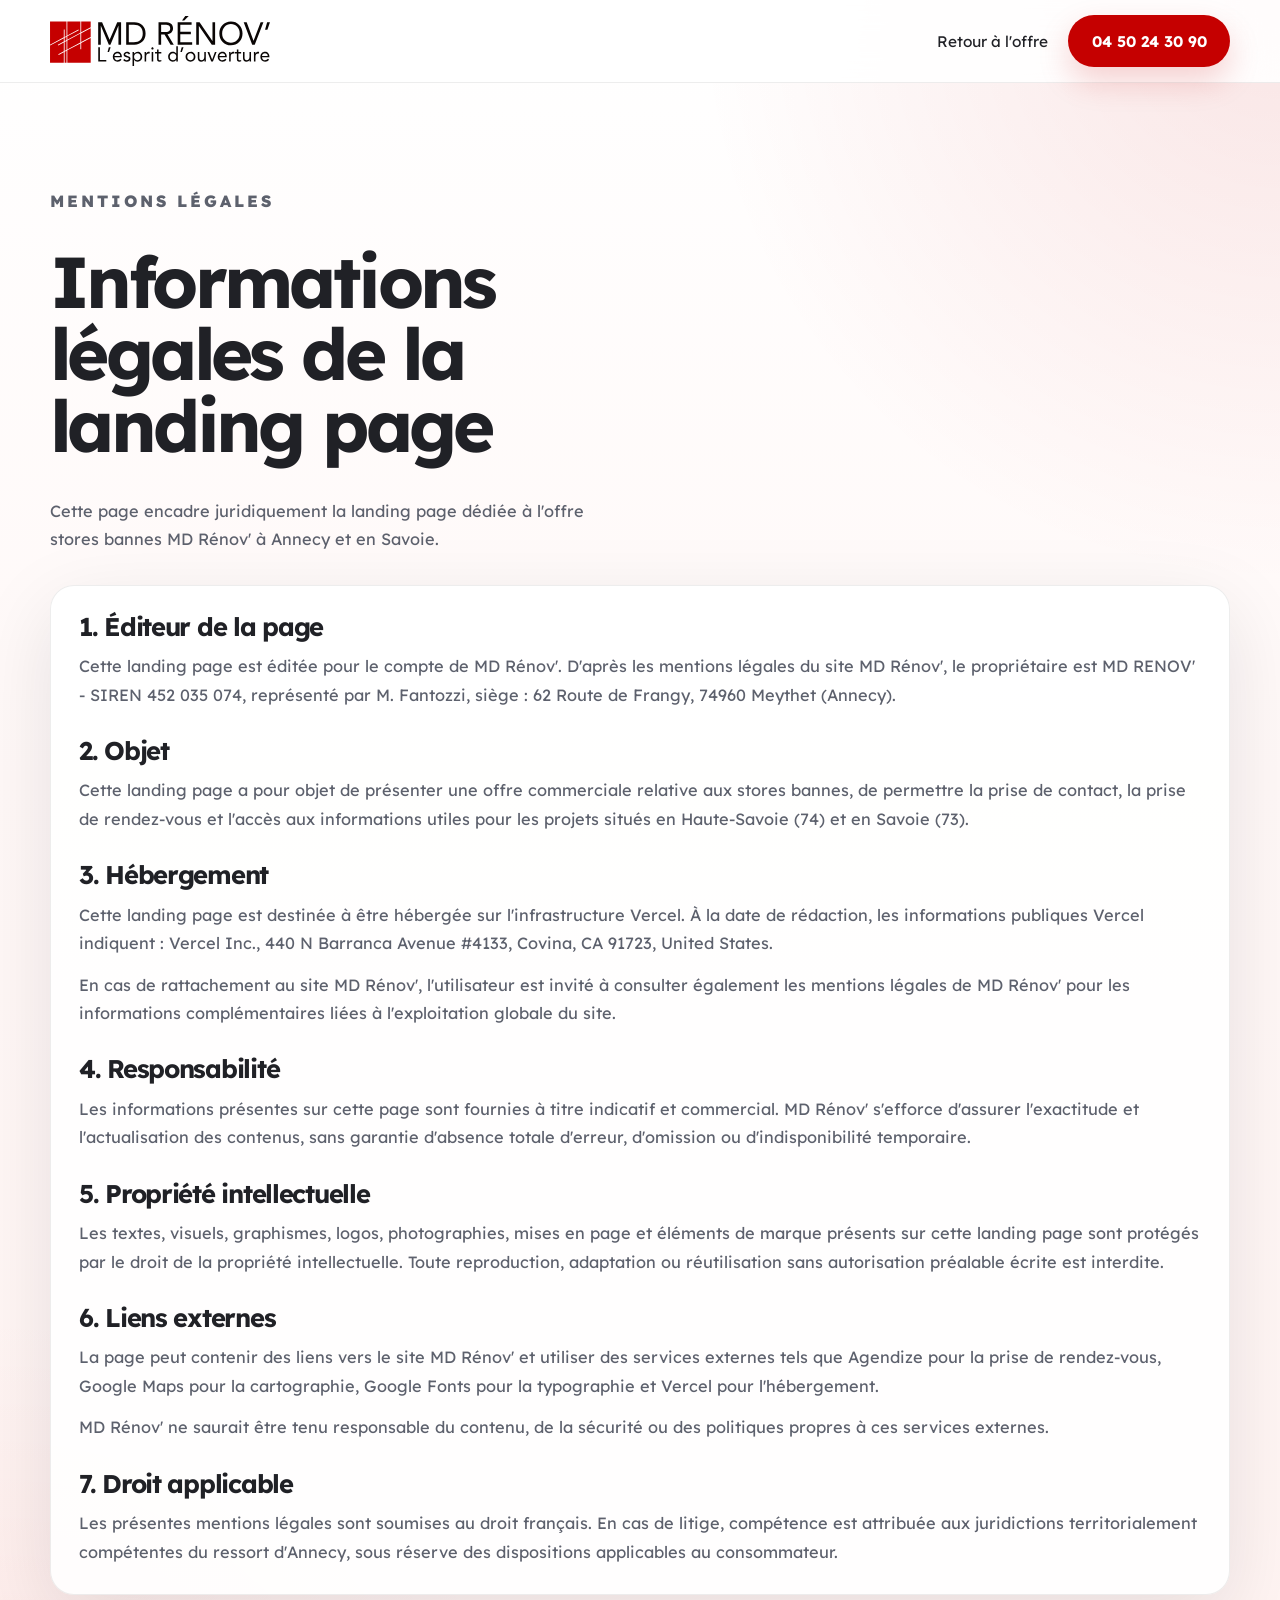
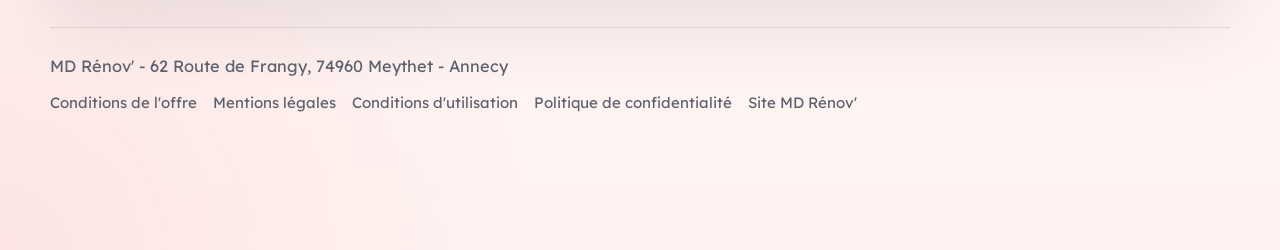
<file: mentions-legales.html>
<!DOCTYPE html>
<html lang="fr">
  <head>
    <meta charset="utf-8" />
    <meta name="viewport" content="width=device-width, initial-scale=1" />
    <title>Mentions légales | Landing page stores bannes | MD Rénov'</title>
    <meta
      name="description"
      content="Mentions légales de la landing page MD Rénov' dédiée aux stores bannes à Annecy et en Savoie."
    />
    <meta name="theme-color" content="#c50000" />
    <meta name="robots" content="noindex,follow,max-image-preview:large" />
    <link rel="icon" type="image/svg+xml" href="./logo-mdr-site.svg" />
    <link rel="shortcut icon" href="./logo-mdr-site.svg" />
    <link rel="preconnect" href="https://fonts.googleapis.com" />
    <link rel="preconnect" href="https://fonts.gstatic.com" crossorigin />
    <link
      href="https://fonts.googleapis.com/css2?family=Lexend:wght@300;400;500;600;700;800&display=swap"
      rel="stylesheet"
    />
    <link rel="stylesheet" href="styles.css" />
  </head>
  <body class="legal-page">
    <header class="site-header">
      <div class="container header-row">
        <a class="brand" href="/" aria-label="Retour à l'offre">
          <img src="./logo-mdr-site.svg" alt="Logo MD Rénov'" />
        </a>
        <nav class="nav" aria-label="Navigation">
          <a href="/">Retour à l'offre</a>
          <a class="button button--primary" href="tel:+33450243090">04 50 24 30 90</a>
        </nav>
      </div>
    </header>

    <main class="section">
      <div class="container legal-layout">
        <div class="section-intro">
          <p class="eyebrow">Mentions légales</p>
          <h1>Informations légales de la landing page</h1>
          <p class="hero-lead">
            Cette page encadre juridiquement la landing page dédiée à l'offre
            stores bannes MD Rénov' à Annecy et en Savoie.
          </p>
        </div>

        <article class="legal-card">
          <h2>1. Éditeur de la page</h2>
          <p>
            Cette landing page est éditée pour le compte de MD Rénov'.
            D'après les mentions légales du site MD Rénov', le
            propriétaire est MD RENOV' - SIREN 452 035 074, représenté par
            M. Fantozzi, siège : 62 Route de Frangy, 74960 Meythet (Annecy).
          </p>

          <h2>2. Objet</h2>
          <p>
            Cette landing page a pour objet de présenter une offre commerciale
            relative aux stores bannes, de permettre la prise de contact, la
            prise de rendez-vous et l'accès aux informations utiles pour les
            projets situés en Haute-Savoie (74) et en Savoie (73).
          </p>

          <h2>3. Hébergement</h2>
          <p>
            Cette landing page est destinée à être hébergée sur l'infrastructure
            Vercel. À la date de rédaction, les informations publiques Vercel
            indiquent : Vercel Inc., 440 N Barranca Avenue #4133, Covina,
            CA 91723, United States.
          </p>
          <p>
            En cas de rattachement au site MD Rénov', l'utilisateur est
            invité à consulter également les mentions légales
            de MD Rénov' pour les informations complémentaires liées à
            l'exploitation globale du site.
          </p>

          <h2>4. Responsabilité</h2>
          <p>
            Les informations présentes sur cette page sont fournies à titre
            indicatif et commercial. MD Rénov' s'efforce d'assurer l'exactitude
            et l'actualisation des contenus, sans garantie d'absence totale
            d'erreur, d'omission ou d'indisponibilité temporaire.
          </p>

          <h2>5. Propriété intellectuelle</h2>
          <p>
            Les textes, visuels, graphismes, logos, photographies, mises en page
            et éléments de marque présents sur cette landing page sont protégés
            par le droit de la propriété intellectuelle. Toute reproduction,
            adaptation ou réutilisation sans autorisation préalable écrite est
            interdite.
          </p>

          <h2>6. Liens externes</h2>
          <p>
            La page peut contenir des liens vers le site MD Rénov' et utiliser
            des services externes tels que Agendize pour la prise de
            rendez-vous, Google Maps pour la cartographie, Google Fonts pour la
            typographie et Vercel pour l'hébergement.
          </p>
          <p>
            MD Rénov' ne saurait être tenu responsable du contenu, de la
            sécurité ou des politiques propres à ces services externes.
          </p>

          <h2>7. Droit applicable</h2>
          <p>
            Les présentes mentions légales sont soumises au droit français. En
            cas de litige, compétence est attribuée aux juridictions
            territorialement compétentes du ressort d'Annecy, sous réserve des
            dispositions applicables au consommateur.
          </p>
        </article>

        <footer class="site-footer">
          <div class="site-footer__row">
            <p>MD Rénov' - 62 Route de Frangy, 74960 Meythet - Annecy</p>
            <div class="site-footer__links">
              <a href="/conditions-offre">Conditions de l'offre</a>
              <a href="/mentions-legales">Mentions légales</a>
              <a href="/conditions-utilisation">Conditions d'utilisation</a>
              <a href="/politique-confidentialite">Politique de confidentialité</a>
              <a href="https://www.mdrenov-menuiserie.com" target="_blank" rel="noopener noreferrer">
                Site MD Rénov'
              </a>
            </div>
          </div>
        </footer>
      </div>
    </main>
  </body>
</html>
</file>
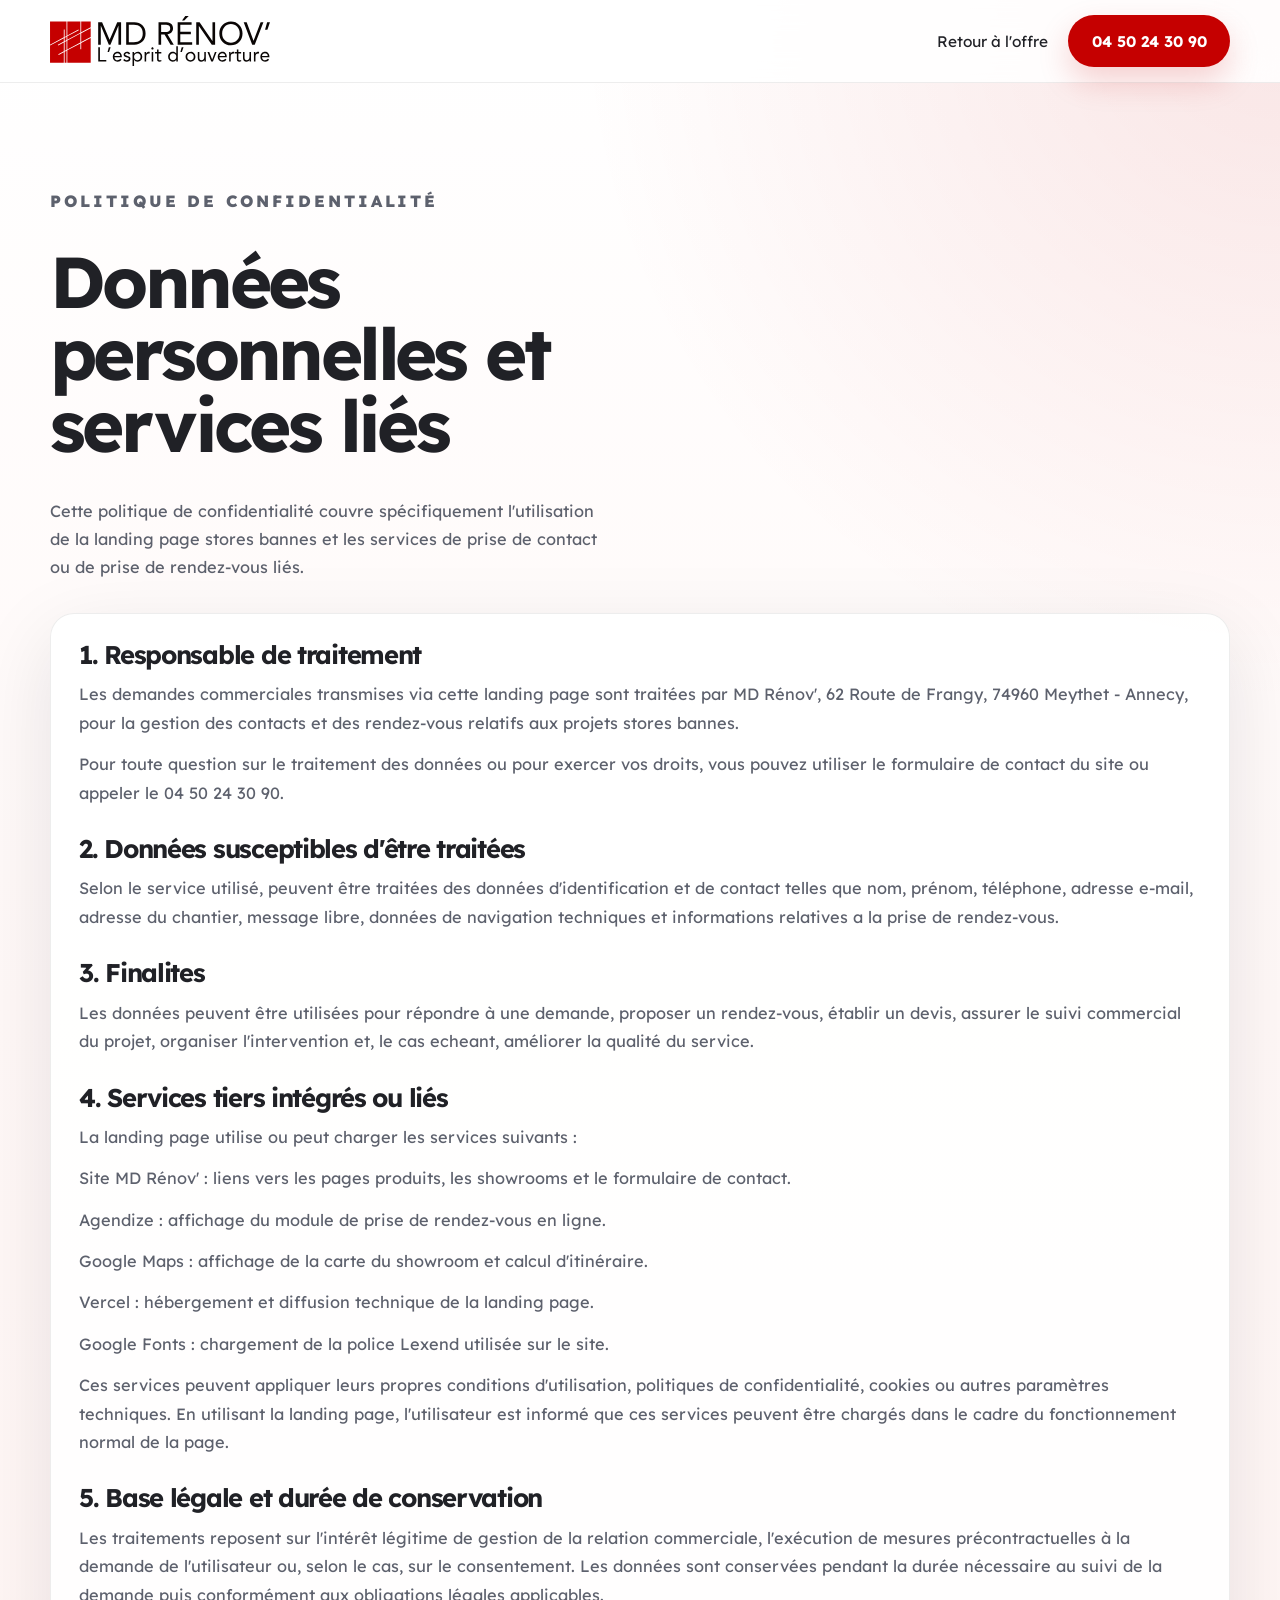
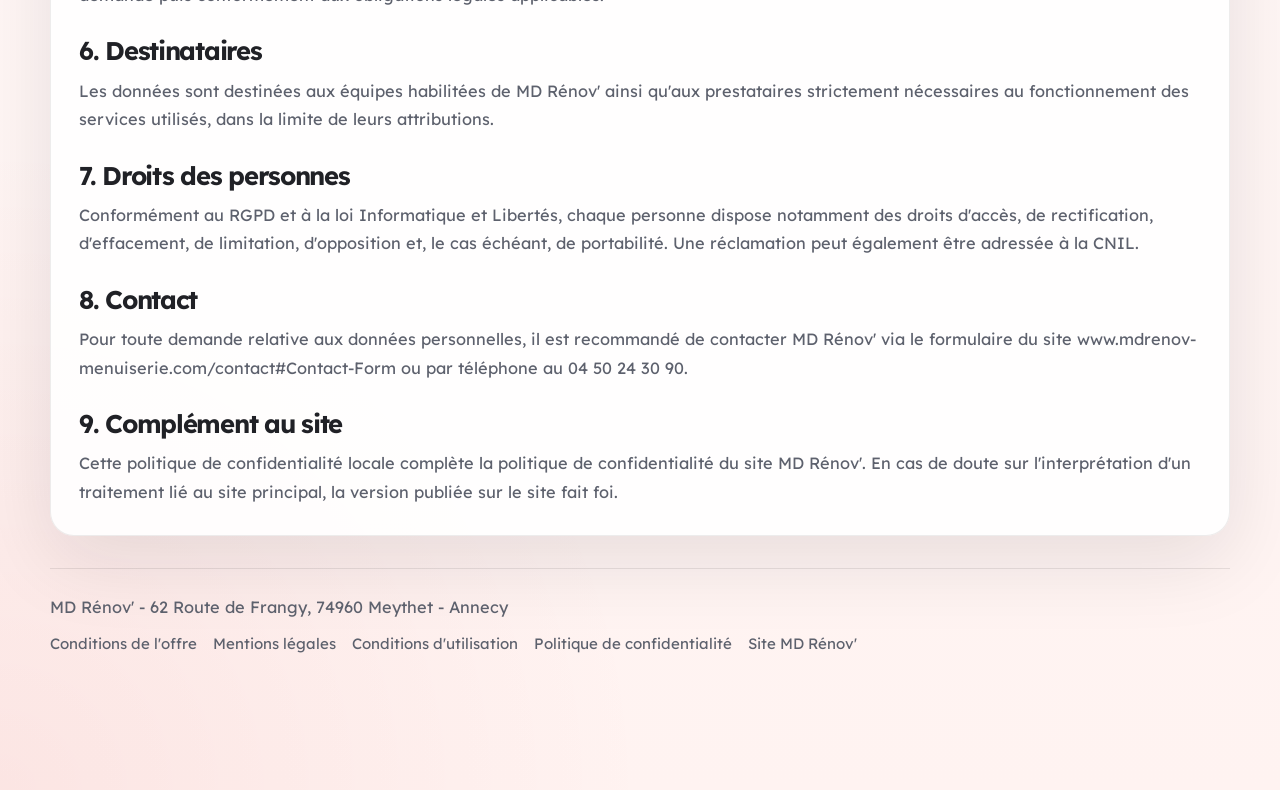
<file: politique-confidentialite.html>
<!DOCTYPE html>
<html lang="fr">
  <head>
    <meta charset="utf-8" />
    <meta name="viewport" content="width=device-width, initial-scale=1" />
    <title>Politique de confidentialité | Landing page stores bannes | MD Rénov'</title>
    <meta
      name="description"
      content="Politique de confidentialité de la landing page MD Rénov' dédiée aux stores bannes à Annecy et en Savoie."
    />
    <meta name="theme-color" content="#c50000" />
    <meta name="robots" content="noindex,follow,max-image-preview:large" />
    <link rel="icon" type="image/svg+xml" href="./logo-mdr-site.svg" />
    <link rel="shortcut icon" href="./logo-mdr-site.svg" />
    <link rel="preconnect" href="https://fonts.googleapis.com" />
    <link rel="preconnect" href="https://fonts.gstatic.com" crossorigin />
    <link
      href="https://fonts.googleapis.com/css2?family=Lexend:wght@300;400;500;600;700;800&display=swap"
      rel="stylesheet"
    />
    <link rel="stylesheet" href="styles.css" />
  </head>
  <body class="legal-page">
    <header class="site-header">
      <div class="container header-row">
        <a class="brand" href="/" aria-label="Retour à l'offre">
          <img src="./logo-mdr-site.svg" alt="Logo MD Rénov'" />
        </a>
        <nav class="nav" aria-label="Navigation">
          <a href="/">Retour à l'offre</a>
          <a class="button button--primary" href="tel:+33450243090">04 50 24 30 90</a>
        </nav>
      </div>
    </header>

    <main class="section">
      <div class="container legal-layout">
        <div class="section-intro">
          <p class="eyebrow">Politique de confidentialité</p>
          <h1>Données personnelles et services liés</h1>
          <p class="hero-lead">
            Cette politique de confidentialité couvre spécifiquement
            l'utilisation de la landing page stores bannes et les services de
            prise de contact ou de prise de rendez-vous liés.
          </p>
        </div>

        <article class="legal-card">
          <h2>1. Responsable de traitement</h2>
          <p>
            Les demandes commerciales transmises via cette landing page sont
            traitées par MD Rénov', 62 Route de Frangy, 74960 Meythet - Annecy,
            pour la gestion des contacts et des rendez-vous relatifs aux projets
            stores bannes.
          </p>
          <p>
            Pour toute question sur le traitement des données ou pour exercer
            vos droits, vous pouvez utiliser le formulaire de contact du site ou
            appeler le 04 50 24 30 90.
          </p>

          <h2>2. Données susceptibles d'être traitées</h2>
          <p>
            Selon le service utilisé, peuvent être traitées des données
            d'identification et de contact telles que nom, prénom, téléphone,
            adresse e-mail, adresse du chantier, message libre, données de
            navigation techniques et informations relatives a la prise de
            rendez-vous.
          </p>

          <h2>3. Finalites</h2>
          <p>
            Les données peuvent être utilisées pour répondre à une demande,
            proposer un rendez-vous, établir un devis, assurer le suivi
            commercial du projet, organiser l'intervention et, le cas echeant,
            améliorer la qualité du service.
          </p>

          <h2>4. Services tiers intégrés ou liés</h2>
          <p>
            La landing page utilise ou peut charger les services suivants :
          </p>
          <p>
            Site MD Rénov' : liens vers les pages produits, les showrooms et le
            formulaire de contact.
          </p>
          <p>
            Agendize : affichage du module de prise de rendez-vous en ligne.
          </p>
          <p>
            Google Maps : affichage de la carte du showroom et calcul
            d'itinéraire.
          </p>
          <p>
            Vercel : hébergement et diffusion technique de la landing page.
          </p>
          <p>
            Google Fonts : chargement de la police Lexend utilisée sur le site.
          </p>
          <p>
            Ces services peuvent appliquer leurs propres conditions
            d'utilisation, politiques de confidentialité, cookies ou autres
            paramètres techniques. En utilisant la landing page, l'utilisateur
            est informé que ces services peuvent être chargés dans le cadre du
            fonctionnement normal de la page.
          </p>

          <h2>5. Base légale et durée de conservation</h2>
          <p>
            Les traitements reposent sur l'intérêt légitime de gestion de la
            relation commerciale, l'exécution de mesures précontractuelles à la
            demande de l'utilisateur ou, selon le cas, sur le consentement.
            Les données sont conservées pendant la durée nécessaire au suivi de
            la demande puis conformément aux obligations légales applicables.
          </p>

          <h2>6. Destinataires</h2>
          <p>
            Les données sont destinées aux équipes habilitées de MD Rénov' ainsi
            qu'aux prestataires strictement nécessaires au fonctionnement des
            services utilisés, dans la limite de leurs attributions.
          </p>

          <h2>7. Droits des personnes</h2>
          <p>
            Conformément au RGPD et à la loi Informatique et Libertés, chaque
            personne dispose notamment des droits d'accès, de rectification,
            d'effacement, de limitation, d'opposition et, le cas échéant, de
            portabilité. Une réclamation peut également être adressée à la CNIL.
          </p>

          <h2>8. Contact</h2>
          <p>
            Pour toute demande relative aux données personnelles, il est
            recommandé de contacter MD Rénov' via le formulaire du site
            <a href="https://www.mdrenov-menuiserie.com/contact#Contact-Form" target="_blank" rel="noopener noreferrer">
              www.mdrenov-menuiserie.com/contact#Contact-Form
            </a>
            ou par téléphone au 04 50 24 30 90.
          </p>

          <h2>9. Complément au site</h2>
          <p>
            Cette politique de confidentialité locale complète la politique de
            confidentialité du site MD Rénov'. En cas de doute sur
            l'interprétation d'un traitement lié au site principal, la version
            publiée sur le site fait foi.
          </p>
        </article>

        <footer class="site-footer">
          <div class="site-footer__row">
            <p>MD Rénov' - 62 Route de Frangy, 74960 Meythet - Annecy</p>
            <div class="site-footer__links">
              <a href="/conditions-offre">Conditions de l'offre</a>
              <a href="/mentions-legales">Mentions légales</a>
              <a href="/conditions-utilisation">Conditions d'utilisation</a>
              <a href="/politique-confidentialite">Politique de confidentialité</a>
              <a href="https://www.mdrenov-menuiserie.com" target="_blank" rel="noopener noreferrer">
                Site MD Rénov'
              </a>
            </div>
          </div>
        </footer>
      </div>
    </main>
  </body>
</html>
</file>
<file: styles.css>
:root {
  --pine: #1f1f23;
  --pine-deep: #121317;
  --sand: #f7f7f8;
  --sand-strong: #ececef;
  --sand-line: rgba(31, 31, 35, 0.12);
  --terracotta: #c50000;
  --terracotta-deep: #a70000;
  --ink: #202126;
  --muted: #5d616d;
  --white: #fff;
  --shadow-soft: 0 24px 80px rgba(19, 20, 28, 0.1);
  --shadow-strong: 0 28px 70px rgba(12, 14, 20, 0.18);
  --radius-xl: 32px;
  --radius-lg: 24px;
  --radius-md: 18px;
  --container: 1180px;
}

*,
*::before,
*::after {
  box-sizing: border-box;
}

html {
  scroll-behavior: smooth;
}

body {
  margin: 0;
  min-width: 320px;
  font-family: "Lexend", sans-serif;
  color: var(--ink);
  background:
    radial-gradient(circle at top right, rgba(197, 0, 0, 0.1), transparent 26%),
    radial-gradient(circle at bottom left, rgba(197, 0, 0, 0.06), transparent 24%),
    linear-gradient(180deg, #ffffff 0%, #fff8f7 42%, #fff3f1 100%);
}

a {
  color: inherit;
  text-decoration: none;
}

.container {
  width: min(calc(100% - 2rem), var(--container));
  margin: 0 auto;
}

.skip-link {
  position: fixed;
  top: 1rem;
  left: 1rem;
  z-index: 50;
  padding: 0.85rem 1rem;
  border-radius: 999px;
  color: var(--white);
  background: var(--pine);
  transform: translateY(-180%);
  transition: transform 160ms ease;
}

.skip-link:focus {
  transform: translateY(0);
}

.offer-bar {
  background: #1f1f23;
  color: rgba(255, 255, 255, 0.86);
}

.offer-bar__viewport {
  display: flex;
  align-items: center;
  justify-content: center;
  gap: 2rem;
  overflow: hidden;
}

.offer-bar__row {
  display: flex;
  flex-wrap: nowrap;
  gap: 0.9rem;
  align-items: center;
  justify-content: flex-start;
  min-height: 44px;
  padding: 0.45rem 0;
  font-size: 0.88rem;
  line-height: 1.35;
  flex: 0 0 auto;
  min-width: max-content;
}

.offer-bar__item,
.offer-bar__dot {
  white-space: nowrap;
}

.offer-bar__dot {
  opacity: 0.42;
}

.offer-asterisk,
.offer-asterisk-inline {
  color: inherit;
  text-decoration: none;
}

.offer-asterisk {
  margin-left: 1px;
}

.offer-asterisk-inline {
  font-weight: 800;
}

.offer-bar strong {
  color: var(--white);
}

.offer-bar__row--clone {
  display: none;
}

.site-header {
  position: sticky;
  top: 0;
  z-index: 30;
  backdrop-filter: blur(18px);
  background: rgba(255, 255, 255, 0.88);
  border-bottom: 1px solid rgba(31, 31, 35, 0.08);
}

.header-row {
  display: flex;
  align-items: center;
  justify-content: space-between;
  gap: 1rem;
  min-height: 82px;
}

.brand {
  display: inline-flex;
  align-items: center;
  max-width: 220px;
}

.brand img {
  width: 100%;
  height: auto;
  display: block;
}

.nav {
  display: flex;
  align-items: center;
  gap: 1.25rem;
  font-size: 0.96rem;
}

.button {
  display: inline-flex;
  align-items: center;
  justify-content: center;
  min-height: 52px;
  padding: 0.95rem 1.4rem;
  border: 1px solid transparent;
  border-radius: 999px;
  font-weight: 700;
  transition:
    transform 180ms ease,
    box-shadow 180ms ease,
    border-color 180ms ease,
    background-color 180ms ease;
}

.button:hover,
.button:focus-visible {
  transform: translateY(-2px);
}

.button--primary {
  color: var(--white);
  background: var(--terracotta);
  box-shadow: 0 14px 32px rgba(197, 0, 0, 0.18);
}

.button--ghost {
  color: var(--pine);
  background: rgba(255, 255, 255, 0.72);
  border-color: rgba(31, 31, 35, 0.12);
}

.hero {
  position: relative;
  overflow: clip;
  padding: 3rem 0 2rem;
}

.hero-backdrop {
  position: absolute;
  inset: 0;
  background:
    radial-gradient(circle at 82% 18%, rgba(197, 0, 0, 0.12), transparent 22%),
    radial-gradient(circle at 14% 18%, rgba(197, 0, 0, 0.06), transparent 24%),
    linear-gradient(180deg, rgba(255, 255, 255, 0.98), rgba(255, 246, 243, 0.95));
}

.hero-grid {
  position: relative;
  z-index: 1;
  display: grid;
  grid-template-columns: minmax(0, 1.02fr) minmax(380px, 0.98fr);
  align-items: start;
  gap: 3rem;
  min-height: auto;
}

.eyebrow {
  margin: 0 0 1rem;
  color: var(--terracotta-deep);
  font-size: 0.82rem;
  font-weight: 800;
  letter-spacing: 0.18em;
  text-transform: uppercase;
}

h1,
h2 {
  margin: 0;
  font-family: "Lexend", sans-serif;
  font-weight: 700;
  line-height: 1;
  letter-spacing: -0.05em;
}

h1 {
  max-width: 12ch;
  font-size: clamp(2.4rem, 5.8vw, 4.5rem);
}

h2 {
  max-width: 14ch;
  font-size: clamp(1.95rem, 3.5vw, 3.5rem);
}

h3 {
  margin: 0;
  font-size: 1.24rem;
  line-height: 1.18;
}

.hero-lead,
.section p,
.faq-item p,
.journey-steps span {
  color: var(--muted);
  line-height: 1.72;
  font-size: 1.02rem;
}

.hero-lead {
  max-width: 56ch;
  margin: 1.4rem 0 0;
  font-size: clamp(1.05rem, 1.9vw, 1.2rem);
}

.offer-box {
  display: inline-grid;
  gap: 0.2rem;
  margin-top: 1.4rem;
  padding: 1rem 1.1rem;
  border-left: 4px solid var(--terracotta);
  border-radius: 0 18px 18px 0;
  background: rgba(255, 255, 255, 0.9);
  box-shadow: var(--shadow-soft);
}

.offer-box__value,
.offer-box__date,
.offer-box__legal {
  margin: 0;
}

.offer-box__value {
  color: var(--terracotta);
  font-size: 1.5rem;
  font-weight: 800;
}

.offer-box__date {
  color: var(--ink);
  font-weight: 600;
}

.offer-box__legal {
  color: var(--muted);
  font-size: 0.85rem;
}

.countdown {
  display: grid;
  gap: 0.6rem;
  margin-top: 0.75rem;
}

.countdown__label {
  margin: 0;
  color: var(--ink);
  font-size: 0.8rem;
  font-weight: 700;
  letter-spacing: 0.06em;
  text-transform: uppercase;
}

.countdown__grid {
  display: flex;
  flex-wrap: wrap;
  gap: 0.55rem;
}

.countdown__item {
  min-width: 74px;
  padding: 0.7rem 0.7rem;
  border-radius: 16px;
  background: rgba(31, 31, 35, 0.06);
}

.countdown__item strong,
.countdown__item span {
  display: block;
}

.countdown__item strong {
  color: var(--terracotta-deep);
  font-size: 1.3rem;
  line-height: 1;
}

.countdown__item span {
  margin-top: 0.2rem;
  color: var(--muted);
  font-size: 0.76rem;
  text-transform: uppercase;
}

.hero-points {
  display: grid;
  gap: 0.85rem;
  margin: 1.5rem 0 0;
  padding: 0;
  list-style: none;
}

.hero-points li {
  display: grid;
  grid-template-columns: 18px 1fr;
  gap: 0.8rem;
}

.hero-points li::before {
  content: "";
  width: 18px;
  height: 18px;
  border-radius: 50%;
  margin-top: 0.18rem;
  background:
    radial-gradient(circle at center, var(--terracotta) 0 34%, transparent 35%),
    rgba(197, 0, 0, 0.14);
}

.hero-actions,
.cta-actions {
  display: flex;
  flex-wrap: wrap;
  gap: 0.9rem;
  margin-top: 1.8rem;
}

.microcopy {
  margin: 1rem 0 0;
  color: #6f7868;
  font-size: 0.94rem;
}

.hero-proof {
  display: inline-flex;
  flex-wrap: wrap;
  align-items: center;
  gap: 0.45rem;
  margin: 1rem 0 0;
  padding: 0.55rem 0.85rem;
  border-radius: 999px;
  background: rgba(255, 255, 255, 0.82);
  border: 1px solid rgba(36, 49, 38, 0.08);
  box-shadow: 0 10px 28px rgba(22, 24, 32, 0.06);
  color: var(--muted);
  font-size: 0.92rem;
  line-height: 1.4;
}

.hero-proof strong {
  color: var(--ink);
}

.section-note {
  margin: 0.1rem 0 0;
  color: var(--muted);
  font-size: 0.98rem;
}

.hero-media,
.showroom-card,
.review,
.journey-steps li,
.faq-item,
.specs-list div {
  background: rgba(255, 255, 255, 0.64);
  border: 1px solid rgba(36, 49, 38, 0.08);
  box-shadow: var(--shadow-soft);
}

.hero-media {
  background: transparent;
  border: 0;
  box-shadow: none;
  align-self: start;
}

.showroom-row span,
.contact-card__label,
.benefit-card__index {
  display: block;
  color: #7b8074;
  font-size: 0.78rem;
  font-weight: 800;
  letter-spacing: 0.12em;
  text-transform: uppercase;
}

.awning {
  position: absolute;
  left: 50%;
  top: 176px;
  width: min(88%, 520px);
  transform: translateX(-50%);
}

.awning-bar {
  height: 12px;
  width: 74%;
  margin-left: auto;
  border-radius: 999px;
  background: linear-gradient(90deg, #a24d32, #d47c55);
}

.awning-fabric {
  width: 100%;
  height: 114px;
  margin-top: 14px;
  border-radius: 14px 14px 40px 40px;
  background:
    linear-gradient(90deg, rgba(255, 255, 255, 0.18) 0 18%, transparent 18% 32%, rgba(255, 255, 255, 0.18) 32% 46%, transparent 46% 60%, rgba(255, 255, 255, 0.18) 60% 74%, transparent 74% 88%, rgba(255, 255, 255, 0.18) 88% 100%),
    linear-gradient(180deg, var(--terracotta) 0%, #bb6140 64%, #a95535 100%);
  transform: perspective(700px) rotateX(52deg);
  transform-origin: top center;
  box-shadow: 0 26px 44px rgba(142, 80, 56, 0.22);
}

.awning-shadow {
  width: 88%;
  height: 88px;
  margin: -16px auto 0;
  border-radius: 50%;
  background: radial-gradient(circle, rgba(33, 44, 34, 0.24), transparent 70%);
  filter: blur(14px);
}

.terrace-line {
  position: absolute;
  left: 60px;
  right: 60px;
  height: 2px;
  background: rgba(89, 101, 88, 0.15);
}

.terrace-line--one { bottom: 118px; }
.terrace-line--two { bottom: 76px; }

.plan-chip {
  position: absolute;
  right: 0;
  bottom: -2rem;
  padding: 1rem 1.2rem;
  border-radius: var(--radius-md);
}

.media-card {
  overflow: hidden;
  border-radius: var(--radius-xl);
  background: rgba(255, 255, 255, 0.84);
  box-shadow: var(--shadow-strong);
}

.media-card img {
  width: 100%;
  height: 100%;
  display: block;
  object-fit: cover;
}

.media-card--hero {
  min-height: 0;
}

.media-card--hero img {
  height: auto;
  object-fit: contain;
  object-position: center top;
}

.media-card--plain {
  background: transparent;
  border: 0;
  box-shadow: none;
}

.trust-strip {
  padding: 0.65rem 0 0;
}

.trust-grid,
.offer-layout,
.review-list {
  display: grid;
  gap: 1.4rem;
}

.trust-grid {
  grid-template-columns: repeat(4, minmax(0, 1fr));
  gap: 1.15rem;
}

.trust-item {
  display: grid;
  align-content: start;
  gap: 0.4rem;
  margin: 0;
  min-height: 156px;
  padding: 1rem 1.05rem 1.05rem;
  border-top: 2px solid rgba(197, 0, 0, 0.22);
  border-radius: 20px;
  background: linear-gradient(180deg, rgba(255, 255, 255, 0.9), rgba(255, 255, 255, 0.58));
  box-shadow: 0 14px 38px rgba(22, 24, 32, 0.06);
  color: var(--muted);
  font-size: 0.95rem;
  line-height: 1.6;
  transition:
    transform 260ms ease,
    border-color 260ms ease,
    color 260ms ease,
    box-shadow 260ms ease;
}

.trust-item__visual {
  display: flex;
  align-items: center;
  min-height: 46px;
  color: var(--pine);
}

.trust-item__title,
.trust-item__text {
  margin: 0;
}

.trust-item__title {
  color: var(--ink);
  font-size: 1.1rem;
  font-weight: 700;
  line-height: 1.25;
}

.trust-item__subline {
  margin: 0;
  color: var(--ink);
  font-size: 1.18rem;
  font-weight: 800;
  line-height: 1.1;
}

.trust-item__text {
  color: var(--muted);
  max-width: none;
  line-height: 1.5;
}

.trust-counter {
  align-items: baseline;
  gap: 0.08rem;
  white-space: nowrap;
}

.trust-counter__plus,
.trust-counter__value {
  color: var(--terracotta-deep);
  font-weight: 800;
  line-height: 1;
}

.trust-counter__plus {
  font-size: 1.6rem;
  transform: translateY(-1px);
}

.trust-counter__value {
  font-size: 3rem;
  letter-spacing: -0.06em;
}

.trust-counter__label {
  color: var(--ink);
  font-size: 1.3rem;
  font-weight: 700;
  transform: none;
}

.az-inline {
  position: relative;
  display: inline-block;
  padding: 0 0.15rem 0.16rem;
  color: var(--terracotta-deep);
  font-weight: 800;
}

.az-inline::after {
  content: "";
  position: absolute;
  left: 0;
  right: 0;
  bottom: 0;
  height: 2px;
  border-radius: 999px;
  background: rgba(197, 0, 0, 0.2);
  transform-origin: left center;
}

.trust-badge {
  position: relative;
  justify-content: center;
  width: 54px;
  height: 54px;
  border-radius: 50%;
  color: var(--white);
  background: linear-gradient(180deg, #d40000, #a70000);
  box-shadow: 0 16px 28px rgba(167, 0, 0, 0.16);
}

.trust-badge::before,
.trust-badge::after {
  content: "";
  position: absolute;
  inset: -6px;
  border-radius: 50%;
  border: 1px solid rgba(197, 0, 0, 0.18);
}

.trust-badge::after {
  inset: -12px;
  opacity: 0.45;
}

.trust-badge__check {
  font-size: 1.55rem;
  font-weight: 800;
}

.trust-item__subline--rge {
  display: inline-flex;
  align-items: center;
  gap: 0.4rem;
  white-space: nowrap;
}

.trust-badge--inline {
  width: 26px;
  height: 26px;
  min-height: 26px;
  box-shadow: 0 10px 18px rgba(167, 0, 0, 0.18);
}

.trust-badge--inline::before,
.trust-badge--inline::after {
  display: none;
}

.trust-badge--inline .trust-badge__check {
  display: inline-flex;
  align-items: center;
  justify-content: center;
  width: 100%;
  height: 100%;
  font-size: 0.82rem;
  line-height: 1;
}

.fervam-inline {
  display: inline-block;
  margin-left: 0.42rem;
  padding: 0.14rem 0.62rem 0.18rem;
  border-radius: 8px;
  border: 2px solid rgba(197, 0, 0, 0.34);
  color: var(--terracotta-deep);
  background: rgba(197, 0, 0, 0.08);
  font-size: 0.92rem;
  font-weight: 800;
  letter-spacing: 0.16em;
  text-transform: uppercase;
  transform: rotate(-7deg);
  box-shadow: inset 0 0 0 1px rgba(197, 0, 0, 0.08);
}

.trust-item.is-visible .az-inline::after {
  animation: az-line 1.9s ease-in-out infinite;
}

.trust-item.is-visible .trust-badge--inline {
  animation: badge-breath 2.8s ease-in-out infinite;
}

.trust-item.is-visible .fervam-inline {
  animation: fervam-glow 2.8s ease-in-out infinite;
}

.trust-item:hover,
.trust-item:focus-within {
  color: var(--ink);
  border-color: rgba(197, 0, 0, 0.22);
  box-shadow: 0 18px 42px rgba(22, 24, 32, 0.1);
  transform: translateY(-4px);
}

.section {
  padding: 6.5rem 0;
}

.section-intro {
  max-width: 700px;
  display: grid;
  gap: 0.85rem;
}

#faq .section-intro {
  gap: 0.4rem;
  margin-bottom: 1.65rem;
}

.section-head,
.section-copy,
.split-copy {
  max-width: 700px;
}

.offer-layout {
  grid-template-columns: repeat(3, minmax(0, 1fr));
  gap: 2rem;
  margin-top: 2rem;
}

.offer-block,
.proof-item {
  padding-top: 1.4rem;
  border-top: 1px solid var(--sand-line);
}

.step {
  display: inline-block;
  margin-bottom: 1rem;
  color: var(--terracotta-deep);
  font-size: 0.9rem;
  font-weight: 800;
  letter-spacing: 0.14em;
}

.split-grid,
.proof-grid {
  display: grid;
  grid-template-columns: minmax(0, 0.95fr) minmax(360px, 0.9fr);
  gap: 3rem;
  align-items: start;
}

.specs-list {
  display: grid;
  gap: 1rem;
  margin: 0;
}

.specs-list div,
.showroom-card {
  padding: 1.35rem 1.4rem;
  border-radius: var(--radius-lg);
}

.specs-list dt {
  color: var(--terracotta-deep);
  font-size: 0.78rem;
  font-weight: 800;
  letter-spacing: 0.14em;
  text-transform: uppercase;
}

.specs-list dd {
  margin: 0.45rem 0 0;
  font-size: 1.08rem;
  line-height: 1.45;
}

.proof-points,
.faq-list {
  display: grid;
  gap: 1rem;
}


.benefits-grid {
  display: grid;
  grid-template-columns: repeat(3, minmax(0, 1fr));
  gap: 1.35rem;
  margin-top: 2rem;
}

.benefit-card,
.contact-card,
.widget-shell {
  padding: 1.4rem;
  border-radius: var(--radius-lg);
  background: rgba(255, 255, 255, 0.72);
  border: 1px solid rgba(31, 31, 35, 0.08);
  box-shadow: var(--shadow-soft);
}

.benefit-card h3,
.contact-card h3 {
  margin-top: 0.8rem;
}

.feature-grid {
  display: grid;
  grid-template-columns: minmax(0, 1fr) minmax(320px, 0.8fr);
  gap: 2rem;
  align-items: start;
}

.feature-list {
  display: grid;
  gap: 0.8rem;
  margin: 1.5rem 0 0;
  padding: 0;
  list-style: none;
}

.feature-list li {
  display: grid;
  grid-template-columns: 18px 1fr;
  gap: 0.8rem;
  color: var(--muted);
}

.feature-list li::before {
  content: "";
  width: 18px;
  height: 18px;
  border-radius: 50%;
  margin-top: 0.2rem;
  background:
    radial-gradient(circle at center, var(--terracotta) 0 34%, transparent 35%),
    rgba(197, 0, 0, 0.12);
}

.contact-card__actions {
  display: flex;
  flex-wrap: wrap;
  gap: 0.8rem;
  margin-top: 1.2rem;
}

.contact-card__note,
.cta-legal {
  margin: 1rem 0 0;
  color: var(--muted);
  font-size: 0.92rem;
}

.split-grid--contact {
  grid-template-columns: minmax(0, 0.9fr) minmax(420px, 1.1fr);
  align-items: start;
}

.contact-stack {
  display: grid;
  grid-template-columns: repeat(2, minmax(0, 1fr));
  gap: 0.85rem;
  align-items: start;
}

.widget-shell {
  height: 100%;
  padding: 0.55rem;
  scroll-margin-top: 110px;
}

.contact-card__copy {
  display: grid;
  gap: 0.35rem;
  padding: 0.35rem 0.2rem 0.55rem;
}

.contact-card__copy .eyebrow {
  margin-bottom: 0;
}

.agendize-frame {
  width: 100%;
  height: clamp(460px, 56vh, 540px);
  min-height: clamp(460px, 56vh, 540px);
  border: 0;
  border-radius: calc(var(--radius-lg) - 6px);
  background: #fff;
}

.map-card {
  display: grid;
  gap: 0.9rem;
  height: 100%;
  padding: 1rem;
  border-radius: var(--radius-lg);
  background: rgba(255, 255, 255, 0.72);
  border: 1px solid rgba(31, 31, 35, 0.08);
  box-shadow: var(--shadow-soft);
}

.map-card__copy {
  display: grid;
  gap: 0.45rem;
}

.map-card__copy .eyebrow {
  margin-bottom: 0;
}

.map-card__copy h3 {
  margin: 0;
  font-size: 1.35rem;
  line-height: 1.08;
}

.map-card__copy p:last-of-type {
  margin: 0;
  color: var(--muted);
  line-height: 1.55;
}

.map-card__button {
  width: fit-content;
  min-height: 46px;
  padding: 0.72rem 1.1rem;
  border-radius: 999px;
}

.map-embed {
  min-height: 210px;
  overflow: hidden;
  border-radius: calc(var(--radius-lg) - 6px);
}

.map-embed iframe {
  width: 100%;
  height: 100%;
  min-height: 210px;
  border: 0;
}

.journey-steps {
  display: grid;
  grid-template-columns: repeat(3, minmax(0, 1fr));
  gap: 1.35rem;
  margin: 2rem 0 0;
  padding: 0;
  list-style: none;
  counter-reset: steps;
}

.journey-steps li {
  display: grid;
  gap: 0.8rem;
  padding: 1.35rem;
  border-radius: var(--radius-lg);
}

.journey-steps li::before {
  counter-increment: steps;
  content: "0" counter(steps);
  color: var(--terracotta-deep);
  font-size: 0.88rem;
  font-weight: 800;
  letter-spacing: 0.18em;
}

.journey-steps strong {
  font-size: 1.12rem;
  line-height: 1.35;
}

.review-list {
  grid-template-columns: repeat(3, minmax(0, 1fr));
  margin-top: 2rem;
}

.campaign-grid {
  display: grid;
  grid-template-columns: repeat(2, minmax(0, 1fr));
  gap: 1rem;
  margin-top: 2rem;
}

.campaign-card {
  aspect-ratio: 4 / 5;
}

.campaign-card img {
  object-position: center top;
}

.site-footer {
  padding: 0 0 2rem;
}

.site-footer__row {
  display: flex;
  flex-wrap: wrap;
  align-items: flex-start;
  gap: 0.75rem 1.5rem;
  justify-content: space-between;
  padding-top: 1.5rem;
  border-top: 1px solid rgba(31, 31, 35, 0.1);
  color: var(--muted);
  font-size: 0.94rem;
}

.site-footer__row p {
  margin: 0;
}

.site-footer__links {
  display: flex;
  flex-wrap: wrap;
  gap: 0.6rem 1rem;
}

.site-footer__links a {
  line-height: 1.45;
}

.section-links-minimal {
  padding: 0;
}

.section-links-minimal p {
  margin: 0;
  color: var(--muted);
}

.section--links {
  padding: 1.2rem 0 2rem;
}

.legal-page .site-header {
  position: relative;
}

.legal-layout {
  display: grid;
  gap: 2rem;
}

.legal-card {
  padding: 1.75rem;
  border-radius: var(--radius-lg);
  background: rgba(255, 255, 255, 0.88);
  border: 1px solid rgba(31, 31, 35, 0.08);
  box-shadow: var(--shadow-soft);
}

.legal-card h2 {
  max-width: none;
  margin-top: 1.8rem;
  font-size: clamp(1.4rem, 2vw, 1.9rem);
}

.legal-card h2:first-child {
  margin-top: 0;
}

.legal-card p {
  margin: 0.8rem 0 0;
  color: var(--muted);
  line-height: 1.75;
}

.review {
  margin: 0;
  padding: 1.5rem;
  border-radius: var(--radius-lg);
}

.review p {
  margin: 0;
  color: var(--ink);
  font-size: 1.02rem;
  line-height: 1.75;
}

.review footer {
  margin-top: 1rem;
  color: var(--terracotta-deep);
  font-weight: 800;
}

.showroom-card {
  display: grid;
  gap: 1rem;
}

.showroom-row {
  display: grid;
  gap: 0.35rem;
}

.showroom-row strong,
.showroom-row a,
.showroom-row p {
  font-size: 1.02rem;
  line-height: 1.6;
}

.showroom-row--stack {
  padding-top: 0.4rem;
  border-top: 1px solid rgba(36, 49, 38, 0.08);
}

.hours-list {
  display: grid;
  gap: 0.5rem;
  margin: 0;
  padding-left: 1.15rem;
  color: var(--muted);
  line-height: 1.6;
}

.faq-item {
  padding: 0 1.25rem;
  border-radius: var(--radius-md);
}

.faq-item summary {
  position: relative;
  padding: 1.25rem 2.4rem 1.25rem 0;
  cursor: pointer;
  list-style: none;
  font-weight: 700;
  line-height: 1.45;
}

.faq-item summary::-webkit-details-marker {
  display: none;
}

.faq-item summary::after {
  content: "+";
  position: absolute;
  right: 0;
  top: 50%;
  transform: translateY(-50%);
  color: var(--terracotta-deep);
  font-size: 1.5rem;
}

.faq-item[open] summary::after {
  content: "−";
}

.faq-item p {
  margin: 0 0 1.25rem;
}

.cta-box {
  display: grid;
  grid-template-columns: minmax(0, 1fr) auto;
  gap: 2rem;
  align-items: center;
  padding: 2rem;
  border-radius: var(--radius-xl);
  color: var(--white);
  background:
    radial-gradient(circle at 78% 48%, rgba(197, 0, 0, 0.26), transparent 20%),
    radial-gradient(circle at top right, rgba(255, 255, 255, 0.12), transparent 24%),
    linear-gradient(135deg, #1b1c21 0%, #2a2c33 58%, #b61a1a 100%);
  box-shadow: var(--shadow-strong);
}

.cta-box .eyebrow,
.cta-box p {
  color: rgba(255, 255, 255, 0.8);
}

.cta-box .button--primary {
  color: var(--white);
  background: #c50000;
  box-shadow: 0 14px 32px rgba(197, 0, 0, 0.28);
}

.cta-box .button--ghost {
  color: var(--pine);
  background: rgba(255, 255, 255, 0.94);
  border-color: rgba(255, 255, 255, 0.2);
}

.mobile-bar {
  display: none;
}

.reveal {
  opacity: 0;
  transform: translateY(18px);
  transition:
    opacity 600ms ease,
    transform 600ms ease;
}

.reveal.is-visible {
  opacity: 1;
  transform: translateY(0);
}

@media (prefers-reduced-motion: reduce) {
  html { scroll-behavior: auto; }
  .reveal,
  .button,
  .skip-link { transition: none; }
  .reveal { opacity: 1; transform: none; }
  .trust-item.is-visible .az-inline::after,
  .trust-item.is-visible .trust-badge--inline,
  .trust-item.is-visible .fervam-inline {
    animation: none;
  }
}

@media (max-width: 1100px) {
  .hero-grid,
  .split-grid,
  .proof-grid,
  .feature-grid,
  .cta-box {
    grid-template-columns: 1fr;
  }

  .offer-layout,
  .journey-steps,
  .review-list,
  .campaign-grid,
  .benefits-grid,
  .trust-grid {
    grid-template-columns: repeat(2, minmax(0, 1fr));
  }

  .contact-stack {
    grid-template-columns: 1fr;
  }

  .media-card--hero { min-height: 0; }
}

@media (max-width: 820px) {
  .site-header { position: relative; }
  .header-row { min-height: auto; padding: 1.15rem 0 1rem; }
  .nav { display: none; }
  .hero { padding-top: 1.5rem; padding-bottom: 1.1rem; }
  .hero-grid { min-height: auto; gap: 1.8rem; }
  .offer-layout,
  .journey-steps,
  .review-list,
  .campaign-grid,
  .benefits-grid {
    grid-template-columns: 1fr;
  }
  .trust-grid {
    grid-template-columns: repeat(2, minmax(0, 1fr));
    gap: 0.85rem;
  }
  .section { padding: 4rem 0; }
  .hero-actions,
  .cta-actions,
  .contact-card__actions {
    gap: 0.7rem;
  }
  .mobile-bar {
    position: fixed;
    left: 1rem;
    right: 1rem;
    bottom: 1rem;
    z-index: 40;
    display: grid;
    grid-template-columns: 1fr 1fr;
    gap: 0.8rem;
    padding: 0;
    background: transparent;
    box-shadow: none;
    backdrop-filter: none;
  }
  .mobile-bar a {
    display: inline-flex;
    align-items: center;
    justify-content: center;
    min-height: 48px;
    border-radius: 999px;
    font-weight: 800;
    box-shadow: 0 16px 34px rgba(12, 14, 20, 0.18);
  }
  .mobile-bar a:first-child {
    color: var(--white);
    background: var(--terracotta);
  }
  .mobile-bar a:last-child {
    color: var(--pine);
    border: 1px solid rgba(31, 31, 35, 0.1);
    background: rgba(255, 255, 255, 0.94);
  }
  body { padding-bottom: 6rem; }
}

@media (max-width: 560px) {
  .container { width: min(calc(100% - 1.6rem), var(--container)); }
  .hero {
    padding-top: 1.55rem;
    padding-bottom: 1.15rem;
  }
  .hero-copy {
    display: grid;
    gap: 1.2rem;
  }
  .eyebrow {
    margin-bottom: 0;
    font-size: 0.7rem;
    letter-spacing: 0.14em;
  }
  h1 {
    max-width: none;
    font-size: clamp(1.82rem, 7.3vw, 2.35rem);
    line-height: 1.12;
    letter-spacing: -0.04em;
  }
  h2 {
    max-width: none;
    font-size: clamp(1.55rem, 6.6vw, 2rem);
    line-height: 1.12;
    letter-spacing: -0.04em;
  }
  .offer-bar__row {
    gap: 0.9rem;
    justify-content: flex-start;
    padding: 0.7rem 0 0.7rem 0;
    font-size: 0.8rem;
    line-height: 1.28;
    min-width: max-content;
    padding-right: 2rem;
  }
  .offer-bar__row--clone {
    display: flex;
  }
  .brand { max-width: 180px; }
  .hero-lead {
    margin-top: 0.15rem;
    max-width: none;
    font-size: 0.92rem;
    line-height: 1.7;
  }
  .offer-box {
    width: 100%;
    margin-top: 0.45rem;
    padding: 0.95rem 1rem;
    border-left-width: 3px;
    border-radius: 0 16px 16px 0;
  }
  .offer-box__value {
    font-size: 1.06rem;
    line-height: 1.05;
  }
  .offer-box__date {
    font-size: 0.94rem;
  }
  .offer-box__legal {
    font-size: 0.76rem;
    line-height: 1.48;
  }
  .hero-points {
    gap: 0.82rem;
    margin-top: 0.45rem;
  }
  .hero-points li {
    gap: 0.65rem;
    font-size: 0.9rem;
    line-height: 1.56;
  }
  .hero-actions {
    margin-top: 0.8rem;
    display: grid;
    grid-template-columns: 1fr;
    gap: 0.65rem;
  }
  .hero-proof {
    justify-content: center;
    width: 100%;
    margin-top: 0.8rem;
    padding: 0;
    border: 0;
    border-radius: 0;
    background: transparent;
    box-shadow: none;
    font-size: 0.84rem;
    text-align: center;
  }
  .hero-actions .button {
    width: 100%;
    min-height: 48px;
  }
  .countdown__grid {
    display: grid;
    grid-template-columns: repeat(4, minmax(0, 1fr));
    gap: 0.45rem;
  }
  .countdown__item {
    min-width: 0;
    padding: 0.42rem 0.2rem 0.48rem;
    text-align: center;
    border-radius: 12px;
  }
  .countdown__item strong {
    font-size: 0.95rem;
  }
  .countdown__item span {
    margin-top: 0.1rem;
    font-size: 0.62rem;
    letter-spacing: 0.04em;
  }
  .countdown__label {
    font-size: 0.72rem;
    letter-spacing: 0.04em;
  }
  .microcopy {
    margin-top: 0.5rem;
    font-size: 0.76rem;
    line-height: 1.5;
  }
  .media-card--hero { min-height: 0; }
  .media-card--hero img {
    height: auto;
    object-fit: contain;
  }
  .trust-strip {
    padding-top: 0.2rem;
  }
  .trust-item {
    min-height: 0;
    gap: 0.3rem;
    padding: 0.95rem 0.9rem 1rem;
    font-size: 0.9rem;
    border-radius: 16px;
    background: rgba(255, 255, 255, 0.86);
    box-shadow: 0 10px 26px rgba(22, 24, 32, 0.06);
  }
  .trust-item__visual {
    min-height: 40px;
  }
  .trust-counter__value {
    font-size: 2rem;
  }
  .trust-counter__label {
    font-size: 1rem;
  }
  .trust-item__title {
    font-size: 1rem;
  }
  .trust-item__subline {
    font-size: 1.02rem;
  }
  .fervam-inline {
    margin-left: 0.2rem;
    font-size: 0.68rem;
    letter-spacing: 0.12em;
  }
  .section {
    padding: 3.2rem 0;
  }
  .section-intro {
    gap: 0.65rem;
  }
  .faq-item {
    padding: 0 1rem;
  }
  .faq-item summary {
    padding: 1rem 2rem 1rem 0;
    font-size: 0.98rem;
    line-height: 1.4;
  }
  .faq-item p {
    margin: 0 0 1rem;
    font-size: 0.95rem;
    line-height: 1.6;
  }
  .agendize-frame {
    height: 500px;
    min-height: 500px;
  }
  .map-card {
    grid-template-columns: 1fr;
    padding: 0.8rem;
  }
  .map-embed,
  .map-embed iframe {
    min-height: 220px;
  }
  .map-card__button {
    width: 100%;
  }
  .site-footer {
    padding-bottom: 6.9rem;
  }
  .site-footer__row {
    display: grid;
    gap: 0.9rem;
    justify-content: stretch;
    padding-top: 1.15rem;
    font-size: 0.84rem;
  }
  .site-footer__row p {
    max-width: 30ch;
    line-height: 1.55;
  }
  .section--links {
    padding: 0.9rem 0 1.6rem;
  }
  .site-footer__links {
    display: grid;
    gap: 0.35rem;
  }
  .site-footer__links a {
    display: block;
    padding: 0.2rem 0;
  }
  .legal-card { padding: 1.2rem; }
}

@media (max-width: 420px) {
  .trust-grid {
    grid-template-columns: 1fr;
  }
}

@media (max-width: 560px) and (prefers-reduced-motion: no-preference) {
  .offer-bar__viewport {
    overflow: hidden;
  }

  .offer-bar__row,
  .offer-bar__row--clone {
    animation: offer-marquee 18s linear infinite;
  }
}

@keyframes offer-marquee {
  from {
    transform: translateX(0);
  }

  to {
    transform: translateX(calc(-100% - 2rem));
  }
}

@keyframes az-line {
  0%,
  100% {
    transform: scaleX(0.28);
    opacity: 0.55;
  }

  50% {
    transform: scaleX(1);
    opacity: 1;
  }
}

@keyframes badge-breath {
  0%,
  100% {
    transform: scale(1);
    box-shadow: 0 16px 28px rgba(167, 0, 0, 0.16);
  }

  50% {
    transform: scale(1.06);
    box-shadow: 0 18px 34px rgba(167, 0, 0, 0.22);
  }
}

@keyframes fervam-glow {
  0%,
  100% {
    background: rgba(197, 0, 0, 0.06);
    box-shadow: none;
  }

  50% {
    background: rgba(197, 0, 0, 0.1);
    box-shadow: 0 0 0 4px rgba(197, 0, 0, 0.05);
  }
}

.blog-page {
  background:
    radial-gradient(circle at top right, rgba(197, 0, 0, 0.09), transparent 24%),
    linear-gradient(180deg, #ffffff 0%, #f6f6f8 38%, #f1f1f4 100%);
}

.section--compact {
  padding: 4.75rem 0;
}

.editorial-hero {
  padding-top: 3.4rem;
  padding-bottom: 2.8rem;
}

.editorial-hero__backdrop {
  background:
    radial-gradient(circle at 85% 18%, rgba(197, 0, 0, 0.12), transparent 22%),
    radial-gradient(circle at 8% 20%, rgba(29, 31, 39, 0.08), transparent 24%),
    linear-gradient(180deg, rgba(255, 255, 255, 0.98), rgba(244, 244, 247, 0.96));
}

.editorial-hero__grid,
.article-hero__grid {
  position: relative;
  z-index: 1;
  display: grid;
  grid-template-columns: minmax(0, 1.04fr) minmax(320px, 0.96fr);
  gap: 2rem;
  align-items: start;
}

.editorial-hero__copy {
  max-width: 760px;
}

.editorial-hero__copy h1,
.article-hero__copy h1 {
  max-width: 13ch;
}

.editorial-hero__panel {
  align-self: stretch;
}

.topic-pills {
  display: flex;
  flex-wrap: wrap;
  gap: 0.65rem;
  margin-top: 1.4rem;
}

.topic-pills span {
  padding: 0.62rem 0.92rem;
  border: 1px solid rgba(31, 31, 35, 0.1);
  border-radius: 999px;
  background: rgba(255, 255, 255, 0.8);
  color: var(--ink);
  font-size: 0.9rem;
  font-weight: 600;
}

.resource-panel {
  display: grid;
  gap: 1rem;
  height: 100%;
  padding: 1.45rem;
  border-radius: var(--radius-xl);
  color: var(--white);
  background:
    radial-gradient(circle at top right, rgba(255, 255, 255, 0.18), transparent 26%),
    linear-gradient(145deg, #17181d 0%, #2a2c34 62%, #c50000 100%);
  box-shadow: var(--shadow-strong);
}

.resource-panel .eyebrow {
  color: rgba(255, 255, 255, 0.72);
  margin-bottom: 0;
}

.resource-panel__list {
  display: grid;
  gap: 1rem;
}

.resource-panel__list article {
  padding-top: 1rem;
  border-top: 1px solid rgba(255, 255, 255, 0.12);
}

.resource-panel__list article:first-child {
  padding-top: 0;
  border-top: 0;
}

.resource-panel__list h2,
.article-cta h3,
.cluster-card h3,
.article-card h3,
.related-card strong {
  max-width: none;
}

.resource-panel__list h2 {
  font-size: 1.32rem;
  line-height: 1.1;
}

.resource-panel__list p {
  margin: 0.65rem 0 0;
  color: rgba(255, 255, 255, 0.76);
  line-height: 1.7;
}

.cluster-grid,
.blog-grid,
.related-grid {
  display: grid;
  gap: 1rem;
}

.cluster-grid {
  grid-template-columns: repeat(3, minmax(0, 1fr));
  margin-top: 1.8rem;
}

.cluster-card,
.article-card,
.related-card,
.toc,
.article-summary,
.article-cta {
  border: 1px solid rgba(31, 31, 35, 0.08);
  border-radius: var(--radius-lg);
  background: rgba(255, 255, 255, 0.78);
  box-shadow: var(--shadow-soft);
}

.cluster-card {
  padding: 1.35rem;
}

.cluster-card__label {
  margin: 0 0 0.75rem;
  color: var(--terracotta-deep);
  font-size: 0.78rem;
  font-weight: 800;
  letter-spacing: 0.16em;
  text-transform: uppercase;
}

.cluster-card p:last-child,
.article-card__body p,
.article-content p,
.article-summary p {
  color: var(--muted);
  line-height: 1.75;
}

.blog-grid {
  grid-template-columns: repeat(2, minmax(0, 1fr));
  margin-top: 2rem;
}

.article-card {
  overflow: hidden;
}

.article-card__media {
  display: block;
  aspect-ratio: 16 / 11;
  overflow: hidden;
}

.article-card__media img {
  width: 100%;
  height: 100%;
  object-fit: cover;
  display: block;
}

.article-card__body {
  display: grid;
  gap: 0.8rem;
  padding: 1.35rem;
}

.article-card__meta {
  margin: 0;
  color: var(--terracotta-deep);
  font-size: 0.8rem;
  font-weight: 800;
  letter-spacing: 0.14em;
  text-transform: uppercase;
}

.text-link {
  position: relative;
  width: fit-content;
  color: var(--ink);
  font-weight: 700;
}

.text-link::after {
  content: "";
  position: absolute;
  left: 0;
  right: 0;
  bottom: -0.2rem;
  height: 2px;
  border-radius: 999px;
  background: rgba(197, 0, 0, 0.28);
}

.split-grid--editorial {
  grid-template-columns: minmax(0, 0.92fr) minmax(320px, 0.9fr);
}

.article-page .article-hero {
  padding-top: 3rem;
  padding-bottom: 2rem;
}

.meta-row {
  display: flex;
  flex-wrap: wrap;
  gap: 0.75rem;
  margin-top: 1.4rem;
}

.meta-row span {
  padding: 0.55rem 0.78rem;
  border-radius: 999px;
  background: rgba(255, 255, 255, 0.86);
  border: 1px solid rgba(31, 31, 35, 0.08);
  color: var(--muted);
  font-size: 0.88rem;
  line-height: 1.3;
}

.article-shell {
  display: grid;
  grid-template-columns: minmax(240px, 0.34fr) minmax(0, 0.9fr);
  gap: 1.2rem 2rem;
  align-items: start;
}

.article-aside {
  display: grid;
  gap: 1rem;
}

.toc {
  position: sticky;
  top: 104px;
  display: grid;
  gap: 0.65rem;
  padding: 1.25rem;
}

.toc .eyebrow {
  margin-bottom: 0.2rem;
}

.toc a {
  color: var(--ink);
  font-weight: 600;
  line-height: 1.5;
}

.article-content {
  display: grid;
  gap: 1.5rem;
}

.article-content section {
  display: grid;
  gap: 0.7rem;
}

.article-content h2 {
  font-size: clamp(1.5rem, 3vw, 2.2rem);
  line-height: 1.08;
}

.article-content p,
.article-content li {
  font-size: 1rem;
}

.article-summary,
.article-cta {
  padding: 1.35rem;
}

.article-cta--sticky {
  position: sticky;
  top: 360px;
}

.article-list {
  display: grid;
  gap: 0.7rem;
  margin: 0;
  padding-left: 1.2rem;
  color: var(--muted);
  line-height: 1.7;
}

.mini-faq {
  margin-top: 0.4rem;
}

.related-grid {
  grid-template-columns: repeat(2, minmax(0, 1fr));
}

.related-card {
  display: grid;
  gap: 0.55rem;
  padding: 1.2rem;
}

.related-card span {
  color: var(--muted);
  line-height: 1.65;
}

@media (max-width: 1100px) {
  .editorial-hero__grid,
  .article-hero__grid,
  .article-shell,
  .cluster-grid,
  .blog-grid,
  .related-grid {
    grid-template-columns: 1fr;
  }

  .toc,
  .article-cta--sticky {
    position: relative;
    top: auto;
  }
}

@media (max-width: 820px) {
  .section--compact {
    padding: 3.6rem 0;
  }
}

@media (max-width: 560px) {
  .editorial-hero {
    padding-top: 1.8rem;
    padding-bottom: 1.6rem;
  }

  .topic-pills {
    gap: 0.5rem;
  }

  .topic-pills span,
  .meta-row span {
    font-size: 0.8rem;
  }

  .resource-panel,
  .cluster-card,
  .article-card__body,
  .article-summary,
  .article-cta,
  .toc,
  .related-card {
    padding: 1rem;
  }
}
</file>
